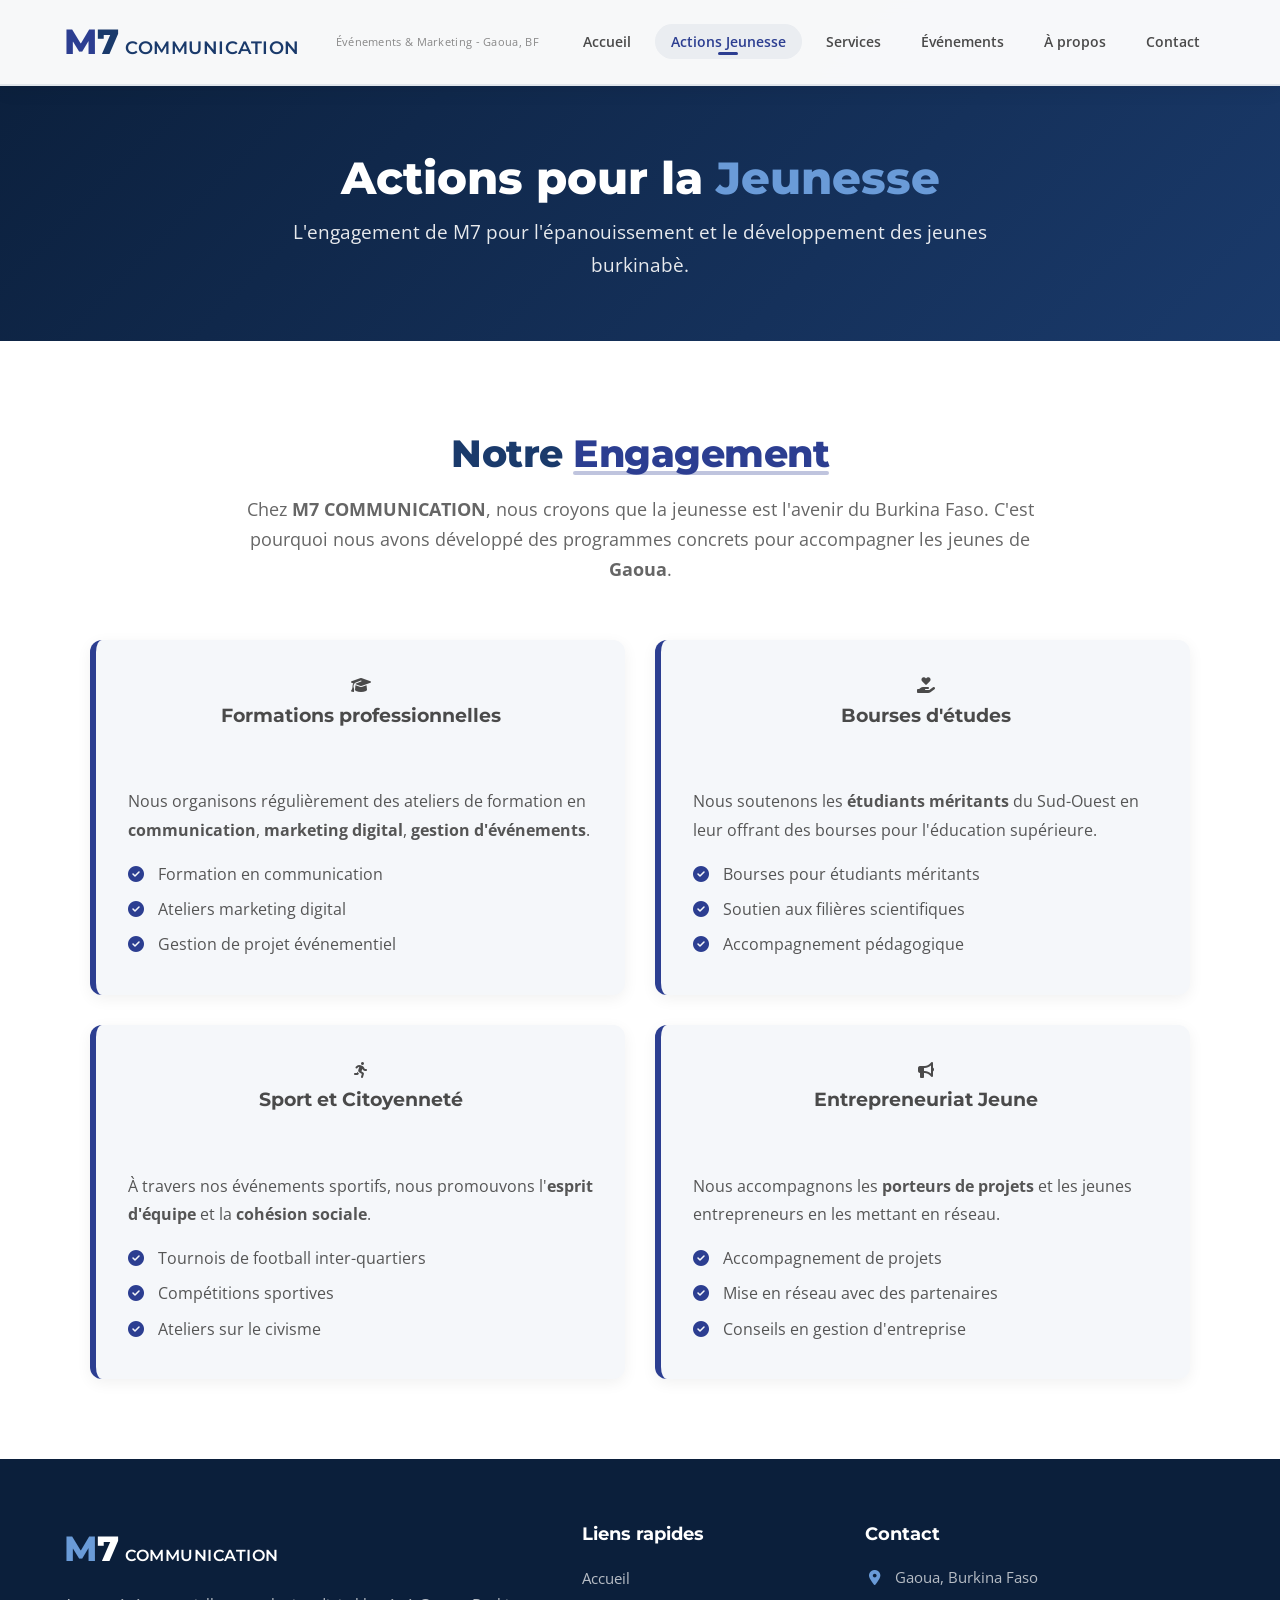
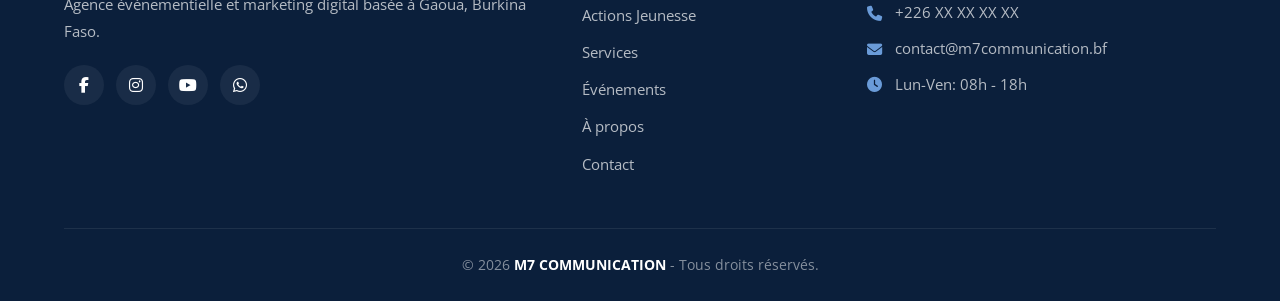
<file: pages/actions-jeunesse.html>
<!DOCTYPE html>
<html lang="fr">
<head>
    <meta charset="UTF-8">
    <meta name="viewport" content="width=device-width, initial-scale=1.0, maximum-scale=1.0, user-scalable=yes">
    <title>Actions Jeunesse - M7 COMMUNICATION | Gaoua, Burkina Faso</title>
    <link rel="stylesheet" href="https://cdnjs.cloudflare.com/ajax/libs/font-awesome/6.5.1/css/all.min.css">
    <link href="https://fonts.googleapis.com/css2?family=Montserrat:wght@400;600;700;800&family=Open+Sans:wght@400;600&display=swap" rel="stylesheet">
    <link rel="stylesheet" href="../css/style.css">
    <style>
        .hamburger { display: none; cursor: pointer; padding: 10px; z-index: 9999; background: transparent; border: none; }
        .hamburger .bar { display: block; width: 28px; height: 3px; margin: 5px 0; background: #1A3A6B; border-radius: 4px; transition: 0.3s; }
        .hamburger.active .bar:nth-child(1) { transform: rotate(45deg) translate(5px, 5px); }
        .hamburger.active .bar:nth-child(2) { opacity: 0; }
        .hamburger.active .bar:nth-child(3) { transform: rotate(-45deg) translate(5px, -5px); }
        @media (max-width: 768px) {
            .hamburger { display: block !important; }
            .nav-menu { position: fixed !important; top: 0 !important; right: -320px !important; width: 280px !important; max-width: 80% !important; height: auto !important; background: #FFFFFF !important; flex-direction: column !important; padding: 80px 25px 25px !important; transition: right 0.4s ease !important; box-shadow: -5px 0 30px rgba(0,0,0,0.15) !important; z-index: 9998 !important; display: flex !important; border-radius: 0 0 0 12px !important; max-height: 420px !important; overflow-y: auto !important; }
            .nav-menu.active { right: 0 !important; }
            .nav-menu li { width: 100% !important; }
            .nav-menu li a { display: block !important; padding: 12px 16px !important; font-size: 1rem !important; font-weight: 600 !important; color: #333 !important; border-radius: 8px !important; border-left: 3px solid transparent !important; transition: 0.3s !important; }
            .nav-menu li a:hover, .nav-menu li a.active { color: #2C3E91 !important; background: #f0f4ff !important; border-left-color: #2C3E91 !important; }
            .nav-overlay { display: none; position: fixed; top: 0; left: 0; width: 100%; height: 100%; background: rgba(0,0,0,0.4); z-index: 9997; }
            .nav-overlay.active { display: block; }
            .actions-grid-page { grid-template-columns: 1fr !important; gap: 16px !important; }
        }
        .actions-grid-page { display: grid; grid-template-columns: 1fr 1fr; gap: 30px; max-width: 1100px; margin: 0 auto; }
        .action-item { background: #F5F7FA; border-radius: 12px; padding: 32px; border-left: 6px solid #2C3E91; box-shadow: 0 4px 15px rgba(0,0,0,0.06); }
        .action-item .header { display: flex; align-items: center; gap: 16px; margin-bottom: 12px; }
        .action-item .header i { font-size: 2.2rem; color: #2C3E91; }
        .action-item .header h3 { color: #1A3A6B; font-size: 1.3rem; margin: 0; }
        .action-item p { color: #555; line-height: 1.8; margin-bottom: 12px; }
        .action-item ul { color: #555; line-height: 2.2; padding-left: 0; list-style: none; }
        .action-item ul li i { color: #2C3E91; margin-right: 10px; }
    </style>
</head>
<body>
    <div class="nav-overlay" id="navOverlay"></div>

    <header class="header">
        <nav class="navbar">
            <div class="container nav-container">
                <a href="../index.html" class="logo">
                    <span class="logo-m">M</span><span class="logo-7">7</span>
                    <span class="logo-text">COMMUNICATION</span>
                </a>
                <span class="logo-slogan">Événements &amp; Marketing - Gaoua, BF</span>

                <ul class="nav-menu" id="navMenu">
                    <li><a href="../index.html">Accueil</a></li>
                    <li><a href="actions-jeunesse.html" class="active">Actions Jeunesse</a></li>
                    <li><a href="services.html">Services</a></li>
                    <li><a href="evenements.html">Événements</a></li>
                    <li><a href="apropos.html">À propos</a></li>
                    <li><a href="contact.html">Contact</a></li>
                </ul>

                <button class="hamburger" id="hamburgerBtn" aria-label="Menu">
                    <span class="bar"></span>
                    <span class="bar"></span>
                    <span class="bar"></span>
                </button>
            </div>
        </nav>
    </header>

    <main>
        <section style="padding:140px 0 60px;background:linear-gradient(135deg,#0B1F3B,#1A3A6B);color:white;text-align:center;">
            <div class="container">
                <h1 style="font-size:2.8rem;font-weight:800;">Actions pour la <span style="color:#6A9BD8;">Jeunesse</span></h1>
                <p style="font-size:1.2rem;opacity:0.9;max-width:700px;margin:0 auto;">L'engagement de M7 pour l'épanouissement et le développement des jeunes burkinabè.</p>
            </div>
        </section>

        <section class="section-padding">
            <div class="container">
                <div class="section-header">
                    <h2>Notre <span class="highlight">Engagement</span></h2>
                    <p class="section-subtitle" style="max-width:800px;margin:8px auto 0;">
                        Chez <strong>M7 COMMUNICATION</strong>, nous croyons que la jeunesse est l'avenir du Burkina Faso. 
                        C'est pourquoi nous avons développé des programmes concrets pour accompagner les jeunes de <strong>Gaoua</strong>.
                    </p>
                </div>

                <div class="actions-grid-page">
                    <div class="action-item">
                        <div class="section-header">
                            <i class="fas fa-graduation-cap"></i>
                            <h3>Formations professionnelles</h3>
                        </div>
                        <p>Nous organisons régulièrement des ateliers de formation en <strong>communication</strong>, <strong>marketing digital</strong>, <strong>gestion d'événements</strong>.</p>
                        <ul>
                            <li><i class="fas fa-check-circle"></i> Formation en communication</li>
                            <li><i class="fas fa-check-circle"></i> Ateliers marketing digital</li>
                            <li><i class="fas fa-check-circle"></i> Gestion de projet événementiel</li>
                        </ul>
                    </div>

                    <div class="action-item">
                        <div class="section-header">
                            <i class="fas fa-hand-holding-heart"></i>
                            <h3>Bourses d'études</h3>
                        </div>
                        <p>Nous soutenons les <strong>étudiants méritants</strong> du Sud-Ouest en leur offrant des bourses pour l'éducation supérieure.</p>
                        <ul>
                            <li><i class="fas fa-check-circle"></i> Bourses pour étudiants méritants</li>
                            <li><i class="fas fa-check-circle"></i> Soutien aux filières scientifiques</li>
                            <li><i class="fas fa-check-circle"></i> Accompagnement pédagogique</li>
                        </ul>
                    </div>

                    <div class="action-item">
                        <div class="section-header">
                            <i class="fas fa-running"></i>
                            <h3>Sport et Citoyenneté</h3>
                        </div>
                        <p>À travers nos événements sportifs, nous promouvons l'<strong>esprit d'équipe</strong> et la <strong>cohésion sociale</strong>.</p>
                        <ul>
                            <li><i class="fas fa-check-circle"></i> Tournois de football inter-quartiers</li>
                            <li><i class="fas fa-check-circle"></i> Compétitions sportives</li>
                            <li><i class="fas fa-check-circle"></i> Ateliers sur le civisme</li>
                        </ul>
                    </div>

                    <div class="action-item">
                        <div class="section-header">
                            <i class="fas fa-bullhorn"></i>
                            <h3>Entrepreneuriat Jeune</h3>
                        </div>
                        <p>Nous accompagnons les <strong>porteurs de projets</strong> et les jeunes entrepreneurs en les mettant en réseau.</p>
                        <ul>
                            <li><i class="fas fa-check-circle"></i> Accompagnement de projets</li>
                            <li><i class="fas fa-check-circle"></i> Mise en réseau avec des partenaires</li>
                            <li><i class="fas fa-check-circle"></i> Conseils en gestion d'entreprise</li>
                        </ul>
                    </div>
                </div>
            </div>
        </section>
    </main>

    <footer class="footer">
        <div class="container">
            <div class="footer-grid">
                <div class="footer-col">
                    <div class="footer-logo">
                        <span class="logo-m">M</span><span class="logo-7">7</span>
                        <span class="logo-text">COMMUNICATION</span>
                    </div>
                    <p class="footer-desc">Agence événementielle et marketing digital basée à Gaoua, Burkina Faso.</p>
                    <div class="footer-social">
                        <a href="#"><i class="fab fa-facebook-f"></i></a>
                        <a href="#"><i class="fab fa-instagram"></i></a>
                        <a href="#"><i class="fab fa-youtube"></i></a>
                        <a href="#"><i class="fab fa-whatsapp"></i></a>
                    </div>
                </div>
                <div class="footer-col">
                    <h4>Liens rapides</h4>
                    <ul>
                        <li><a href="../index.html">Accueil</a></li>
                         <li><a href="actions-jeunesse.html">Actions Jeunesse</a></li>
                         <li><a href="services.html">Services</a></li>
                        <li><a href="evenements.html">Événements</a></li>
                        <li><a href="apropos.html">À propos</a></li>
                        <li><a href="contact.html">Contact</a></li>
                    </ul>
                </div>
                <div class="footer-col">
                    <h4>Contact</h4>
                    <ul class="footer-contact">
                        <li><i class="fas fa-map-marker-alt"></i> Gaoua, Burkina Faso</li>
                        <li><i class="fas fa-phone"></i> +226 XX XX XX XX</li>
                        <li><i class="fas fa-envelope"></i> contact@m7communication.bf</li>
                        <li><i class="fas fa-clock"></i> Lun-Ven: 08h - 18h</li>
                    </ul>
                </div>
            </div>
            <div class="footer-bottom">
                <p>&copy; 2026 <strong>M7 COMMUNICATION</strong> - Tous droits réservés.</p>
            </div>
        </div>
    </footer>

    <script>
        (function() {
            function initMenu() {
                var hamburger = document.getElementById('hamburgerBtn');
                var navMenu = document.getElementById('navMenu');
                var overlay = document.getElementById('navOverlay');
                var navLinks = document.querySelectorAll('.nav-menu a');
                if (!hamburger || !navMenu) return;
                function closeMenu() {
                    hamburger.classList.remove('active');
                    navMenu.classList.remove('active');
                    if (overlay) overlay.classList.remove('active');
                    document.body.style.overflow = '';
                }
                function toggleMenu() {
                    if (navMenu.classList.contains('active')) { closeMenu(); } 
                    else { hamburger.classList.add('active'); navMenu.classList.add('active'); if (overlay) overlay.classList.add('active'); document.body.style.overflow = 'hidden'; }
                }
                hamburger.addEventListener('click', function(e) { e.stopPropagation(); toggleMenu(); });
                if (overlay) overlay.addEventListener('click', closeMenu);
                navLinks.forEach(function(link) { link.addEventListener('click', closeMenu); });
                document.addEventListener('keydown', function(e) { if (e.key === 'Escape') closeMenu(); });
            }
            if (document.readyState === 'loading') { document.addEventListener('DOMContentLoaded', initMenu); } 
            else { initMenu(); }
        })();
    </script>
</body>
</html>
</file>
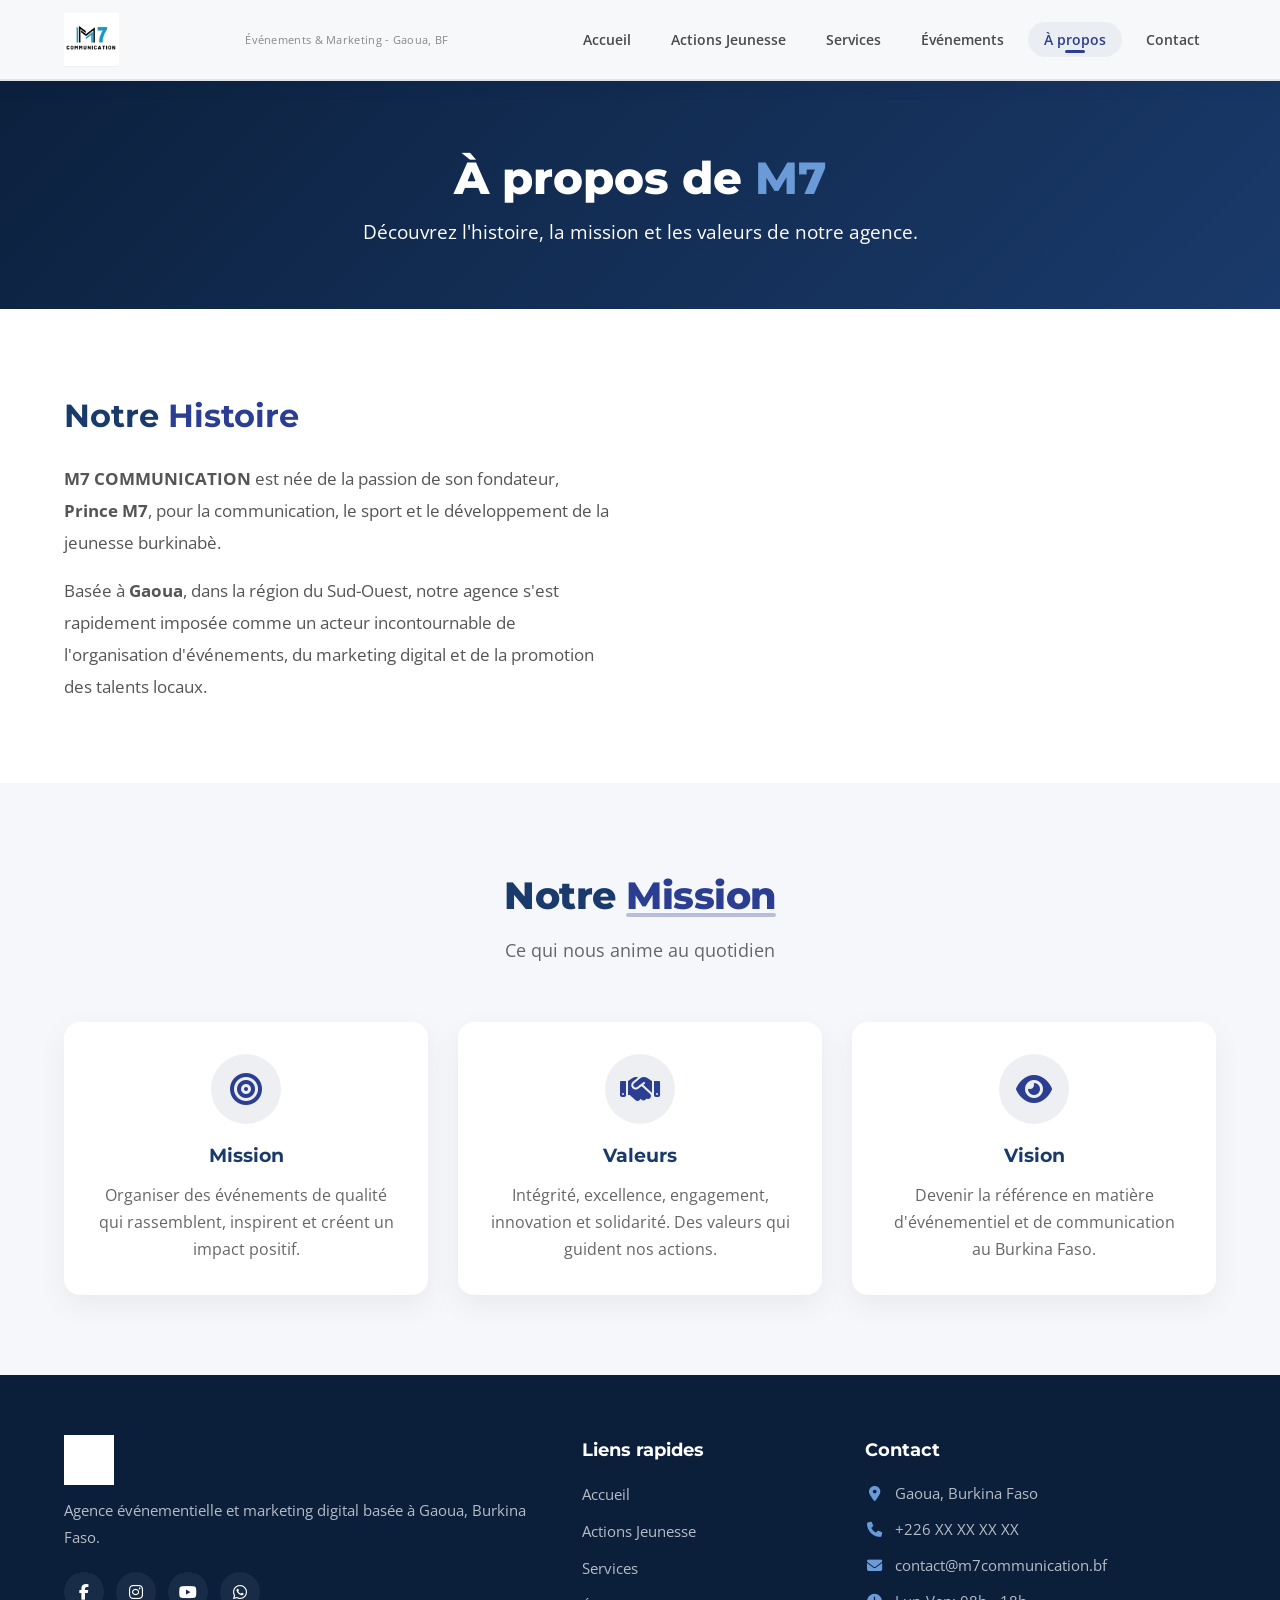
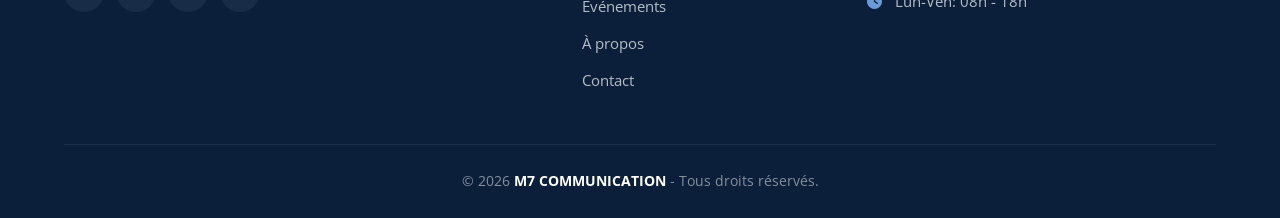
<file: pages/apropos.html>
<!DOCTYPE html>
<html lang="fr">
<head>
    <meta charset="UTF-8">
    <meta name="viewport" content="width=device-width, initial-scale=1.0, maximum-scale=1.0, user-scalable=yes">
    <title>À propos - M7 COMMUNICATION | Gaoua, Burkina Faso</title>
    <link rel="stylesheet" href="https://cdnjs.cloudflare.com/ajax/libs/font-awesome/6.5.1/css/all.min.css">
    <link href="https://fonts.googleapis.com/css2?family=Montserrat:wght@400;600;700;800&family=Open+Sans:wght@400;600&display=swap" rel="stylesheet">
    <link rel="stylesheet" href="../css/style.css">
    <style>
        /* ========== ANIMATIONS ========== */
        @keyframes fadeInUp {
            from { opacity: 0; transform: translateY(40px); }
            to { opacity: 1; transform: translateY(0); }
        }
        @keyframes fadeInLeft {
            from { opacity: 0; transform: translateX(-50px); }
            to { opacity: 1; transform: translateX(0); }
        }
        @keyframes fadeInRight {
            from { opacity: 0; transform: translateX(50px); }
            to { opacity: 1; transform: translateX(0); }
        }
        @keyframes scaleIn {
            from { opacity: 0; transform: scale(0.85); }
            to { opacity: 1; transform: scale(1); }
        }
        @keyframes glowPulse {
            0%, 100% { box-shadow: 0 0 20px rgba(44, 62, 145, 0.15); }
            50% { box-shadow: 0 0 40px rgba(44, 62, 145, 0.3); }
        }

        .animate-fadeUp {
            opacity: 0;
            animation: fadeInUp 0.9s cubic-bezier(0.22, 1, 0.36, 1) forwards;
        }
        .animate-fadeLeft {
            opacity: 0;
            animation: fadeInLeft 0.9s cubic-bezier(0.22, 1, 0.36, 1) forwards;
        }
        .animate-fadeRight {
            opacity: 0;
            animation: fadeInRight 0.9s cubic-bezier(0.22, 1, 0.36, 1) forwards;
        }
        .animate-scale {
            opacity: 0;
            animation: scaleIn 0.9s cubic-bezier(0.22, 1, 0.36, 1) forwards;
        }
        .animate-glow {
            animation: glowPulse 3s ease-in-out infinite;
        }
        .delay-1 { animation-delay: 0.1s; }
        .delay-2 { animation-delay: 0.2s; }
        .delay-3 { animation-delay: 0.3s; }
        .delay-4 { animation-delay: 0.4s; }
        .delay-5 { animation-delay: 0.5s; }

        /* ========== LOGO IMAGE ========== */
        .logo-img {
            height: 55px;
            width: auto;
            display: block;
            transition: transform 0.3s ease;
        }
        .logo-img:hover {
            transform: scale(1.05);
        }
        @media (max-width: 768px) {
            .logo-img { height: 42px; }
        }

        /* ========== MENU MOBILE ========== */
        .hamburger {
            display: none;
            cursor: pointer;
            padding: 10px;
            z-index: 9999;
            background: transparent;
            border: none;
        }
        .hamburger .bar {
            display: block;
            width: 28px;
            height: 3px;
            margin: 5px 0;
            background: #1A3A6B;
            border-radius: 4px;
            transition: 0.3s cubic-bezier(0.22, 1, 0.36, 1);
        }
        .hamburger.active .bar:nth-child(1) {
            transform: rotate(45deg) translate(5px, 5px);
        }
        .hamburger.active .bar:nth-child(2) {
            opacity: 0;
            transform: translateX(-10px);
        }
        .hamburger.active .bar:nth-child(3) {
            transform: rotate(-45deg) translate(5px, -5px);
        }
        @media (max-width: 768px) {
            .hamburger { display: block !important; }
            .nav-menu {
                position: fixed !important;
                top: 0 !important;
                right: -320px !important;
                width: 280px !important;
                max-width: 80% !important;
                height: auto !important;
                background: #FFFFFF !important;
                flex-direction: column !important;
                padding: 80px 25px 25px !important;
                transition: right 0.5s cubic-bezier(0.22, 1, 0.36, 1) !important;
                box-shadow: -5px 0 40px rgba(0,0,0,0.15) !important;
                z-index: 9998 !important;
                display: flex !important;
                border-radius: 0 0 0 16px !important;
                max-height: 420px !important;
                overflow-y: auto !important;
            }
            .nav-menu.active { right: 0 !important; }
            .nav-menu li { width: 100% !important; }
            .nav-menu li a {
                display: block !important;
                padding: 12px 16px !important;
                font-size: 1rem !important;
                font-weight: 600 !important;
                color: #333 !important;
                border-radius: 8px !important;
                border-left: 3px solid transparent !important;
                transition: 0.3s !important;
            }
            .nav-menu li a:hover,
            .nav-menu li a.active {
                color: #2C3E91 !important;
                background: #f0f4ff !important;
                border-left-color: #2C3E91 !important;
            }
            .nav-overlay {
                display: none;
                position: fixed;
                top: 0;
                left: 0;
                width: 100%;
                height: 100%;
                background: rgba(0,0,0,0.4);
                z-index: 9997;
                animation: overlayFade 0.3s ease;
            }
            .nav-overlay.active { display: block; }
            @keyframes overlayFade {
                from { opacity: 0; }
                to { opacity: 1; }
            }
        }

        /* ========== AMÉLIORATIONS UI/UX ========== */
        .about-card {
            transition: transform 0.4s cubic-bezier(0.22, 1, 0.36, 1), box-shadow 0.4s ease;
        }
        .about-card:hover {
            transform: translateY(-6px);
        }
    </style>
</head>
<body>
    <div class="nav-overlay" id="navOverlay"></div>

    <header class="header">
        <nav class="navbar">
            <div class="container nav-container">
                <a href="../index.html" class="logo">
                    <img src="../images/logo.jpg" alt="M7 COMMUNICATION" class="logo-img">
                </a>
                <span class="logo-slogan">Événements &amp; Marketing - Gaoua, BF</span>

                <ul class="nav-menu" id="navMenu">
                    <li><a href="../index.html">Accueil</a></li>
                    <li><a href="actions-jeunesse.html">Actions Jeunesse</a></li>
                     <li><a href="services.html">Services</a></li>
                    <li><a href="evenements.html">Événements</a></li>
                    <li><a href="apropos.html" class="active">À propos</a></li>
                    <li><a href="contact.html">Contact</a></li>
                </ul>

                <button class="hamburger" id="hamburgerBtn" aria-label="Menu">
                    <span class="bar"></span>
                    <span class="bar"></span>
                    <span class="bar"></span>
                </button>
            </div>
        </nav>
    </header>

    <main>
        <section style="padding:140px 0 60px;background:linear-gradient(135deg,#0B1F3B,#1A3A6B);color:white;text-align:center;">
            <div class="container">
                <h1 style="font-size:2.8rem;font-weight:800;" class="animate-fadeUp">À propos de <span style="color:#6A9BD8;">M7</span></h1>
                <p style="font-size:1.2rem;opacity:0.9;max-width:700px;margin:0 auto;" class="animate-fadeUp delay-1">Découvrez l'histoire, la mission et les valeurs de notre agence.</p>
            </div>
        </section>

        <section class="section-padding">
            <div class="container">
                <div style="display:grid;grid-template-columns:1fr 1fr;gap:60px;align-items:center;">
                    <div class="animate-fadeLeft">
                        <h2 style="font-size:2rem;color:#1A3A6B;margin-bottom:20px;">Notre <span class="highlight">Histoire</span></h2>
                        <p style="font-size:1.05rem;line-height:1.9;color:#555;margin-bottom:16px;">
                            <strong>M7 COMMUNICATION</strong> est née de la passion de son fondateur, <strong>Prince M7</strong>, pour la communication, le sport et le développement de la jeunesse burkinabè.
                        </p>
                        <p style="font-size:1.05rem;line-height:1.9;color:#555;">
                            Basée à <strong>Gaoua</strong>, dans la région du Sud-Ouest, notre agence s'est rapidement imposée comme un acteur incontournable de l'organisation d'événements, du marketing digital et de la promotion des talents locaux.
                        </p>
                    </div>
                    <div style="background:#F5F7FA;border-radius:16px;padding:40px;text-align:center;border:2px solid rgba(26,58,107,0.08);" class="animate-fadeRight animate-glow">
                        <i class="fas fa-quote-left" style="font-size:3rem;color:#2C3E91;opacity:0.2;"></i>
                        <p style="font-size:1.3rem;font-style:italic;color:#1A3A6B;font-weight:600;margin:16px 0;">
                            "Construire l'avenir de la jeunesse burkinabè à travers l'événementiel et la communication."
                        </p>
                        <p style="color:#888;">— Prince M7, Fondateur</p>
                    </div>
                </div>
            </div>
        </section>

        <section style="background:#F5F7FA;padding:80px 0;">
            <div class="container">
                <div class="section-header animate-fadeUp">
                    <h2>Notre <span class="highlight">Mission</span></h2>
                    <p class="section-subtitle">Ce qui nous anime au quotidien</p>
                </div>
                <div style="display:grid;grid-template-columns:repeat(3,1fr);gap:30px;">
                    <div style="background:white;padding:32px;border-radius:16px;box-shadow:0 10px 30px rgba(0,0,0,0.06);text-align:center;" class="about-card animate-scale delay-1">
                        <div style="width:70px;height:70px;background:rgba(26,58,107,0.08);border-radius:50%;display:flex;align-items:center;justify-content:center;margin:0 auto 16px;font-size:2rem;color:#2C3E91;">
                            <i class="fas fa-bullseye"></i>
                        </div>
                        <h3 style="color:#1A3A6B;margin-bottom:10px;">Mission</h3>
                        <p style="color:#666;">Organiser des événements de qualité qui rassemblent, inspirent et créent un impact positif.</p>
                    </div>
                    <div style="background:white;padding:32px;border-radius:16px;box-shadow:0 10px 30px rgba(0,0,0,0.06);text-align:center;" class="about-card animate-scale delay-2">
                        <div style="width:70px;height:70px;background:rgba(26,58,107,0.08);border-radius:50%;display:flex;align-items:center;justify-content:center;margin:0 auto 16px;font-size:2rem;color:#2C3E91;">
                            <i class="fas fa-handshake"></i>
                        </div>
                        <h3 style="color:#1A3A6B;margin-bottom:10px;">Valeurs</h3>
                        <p style="color:#666;">Intégrité, excellence, engagement, innovation et solidarité. Des valeurs qui guident nos actions.</p>
                    </div>
                    <div style="background:white;padding:32px;border-radius:16px;box-shadow:0 10px 30px rgba(0,0,0,0.06);text-align:center;" class="about-card animate-scale delay-3">
                        <div style="width:70px;height:70px;background:rgba(26,58,107,0.08);border-radius:50%;display:flex;align-items:center;justify-content:center;margin:0 auto 16px;font-size:2rem;color:#2C3E91;">
                            <i class="fas fa-eye"></i>
                        </div>
                        <h3 style="color:#1A3A6B;margin-bottom:10px;">Vision</h3>
                        <p style="color:#666;">Devenir la référence en matière d'événementiel et de communication au Burkina Faso.</p>
                    </div>
                </div>
            </div>
        </section>
    </main>

    <footer class="footer">
        <div class="container">
            <div class="footer-grid">
                <div class="footer-col">
                    <div class="footer-logo">
                        <img src="../images/logo.jpg" alt="M7 COMMUNICATION" style="height:50px;width:auto;filter:brightness(0) invert(1);">
                    </div>
                    <p class="footer-desc">Agence événementielle et marketing digital basée à Gaoua, Burkina Faso.</p>
                    <div class="footer-social">
                        <a href="#"><i class="fab fa-facebook-f"></i></a>
                        <a href="#"><i class="fab fa-instagram"></i></a>
                        <a href="#"><i class="fab fa-youtube"></i></a>
                        <a href="#"><i class="fab fa-whatsapp"></i></a>
                    </div>
                </div>
                <div class="footer-col">
                    <h4>Liens rapides</h4>
                    <ul>
                        <li><a href="../index.html">Accueil</a></li>
                        <li><a href="actions-jeunesse.html">Actions Jeunesse</a></li>
                         <li><a href="services.html">Services</a></li>
                        <li><a href="evenements.html">Événements</a></li>
                        <li><a href="apropos.html">À propos</a></li>
                        <li><a href="contact.html">Contact</a></li>
                    </ul>
                </div>
                <div class="footer-col">
                    <h4>Contact</h4>
                    <ul class="footer-contact">
                        <li><i class="fas fa-map-marker-alt"></i> Gaoua, Burkina Faso</li>
                        <li><i class="fas fa-phone"></i> +226 XX XX XX XX</li>
                        <li><i class="fas fa-envelope"></i> contact@m7communication.bf</li>
                        <li><i class="fas fa-clock"></i> Lun-Ven: 08h - 18h</li>
                    </ul>
                </div>
            </div>
            <div class="footer-bottom">
                <p>&copy; 2026 <strong>M7 COMMUNICATION</strong> - Tous droits réservés.</p>
            </div>
        </div>
    </footer>

    <script>
        (function() {
            function initMenu() {
                var hamburger = document.getElementById('hamburgerBtn');
                var navMenu = document.getElementById('navMenu');
                var overlay = document.getElementById('navOverlay');
                var navLinks = document.querySelectorAll('.nav-menu a');
                if (!hamburger || !navMenu) return;
                function closeMenu() {
                    hamburger.classList.remove('active');
                    navMenu.classList.remove('active');
                    if (overlay) overlay.classList.remove('active');
                    document.body.style.overflow = '';
                }
                function toggleMenu() {
                    if (navMenu.classList.contains('active')) {
                        closeMenu();
                    } else {
                        hamburger.classList.add('active');
                        navMenu.classList.add('active');
                        if (overlay) overlay.classList.add('active');
                        document.body.style.overflow = 'hidden';
                    }
                }
                hamburger.addEventListener('click', function(e) { e.stopPropagation(); toggleMenu(); });
                if (overlay) overlay.addEventListener('click', closeMenu);
                navLinks.forEach(function(link) { link.addEventListener('click', closeMenu); });
                document.addEventListener('keydown', function(e) { if (e.key === 'Escape') closeMenu(); });
            }
            if (document.readyState === 'loading') {
                document.addEventListener('DOMContentLoaded', initMenu);
            } else {
                initMenu();
            }
        })();
    </script>
</body>
</html>
</file>
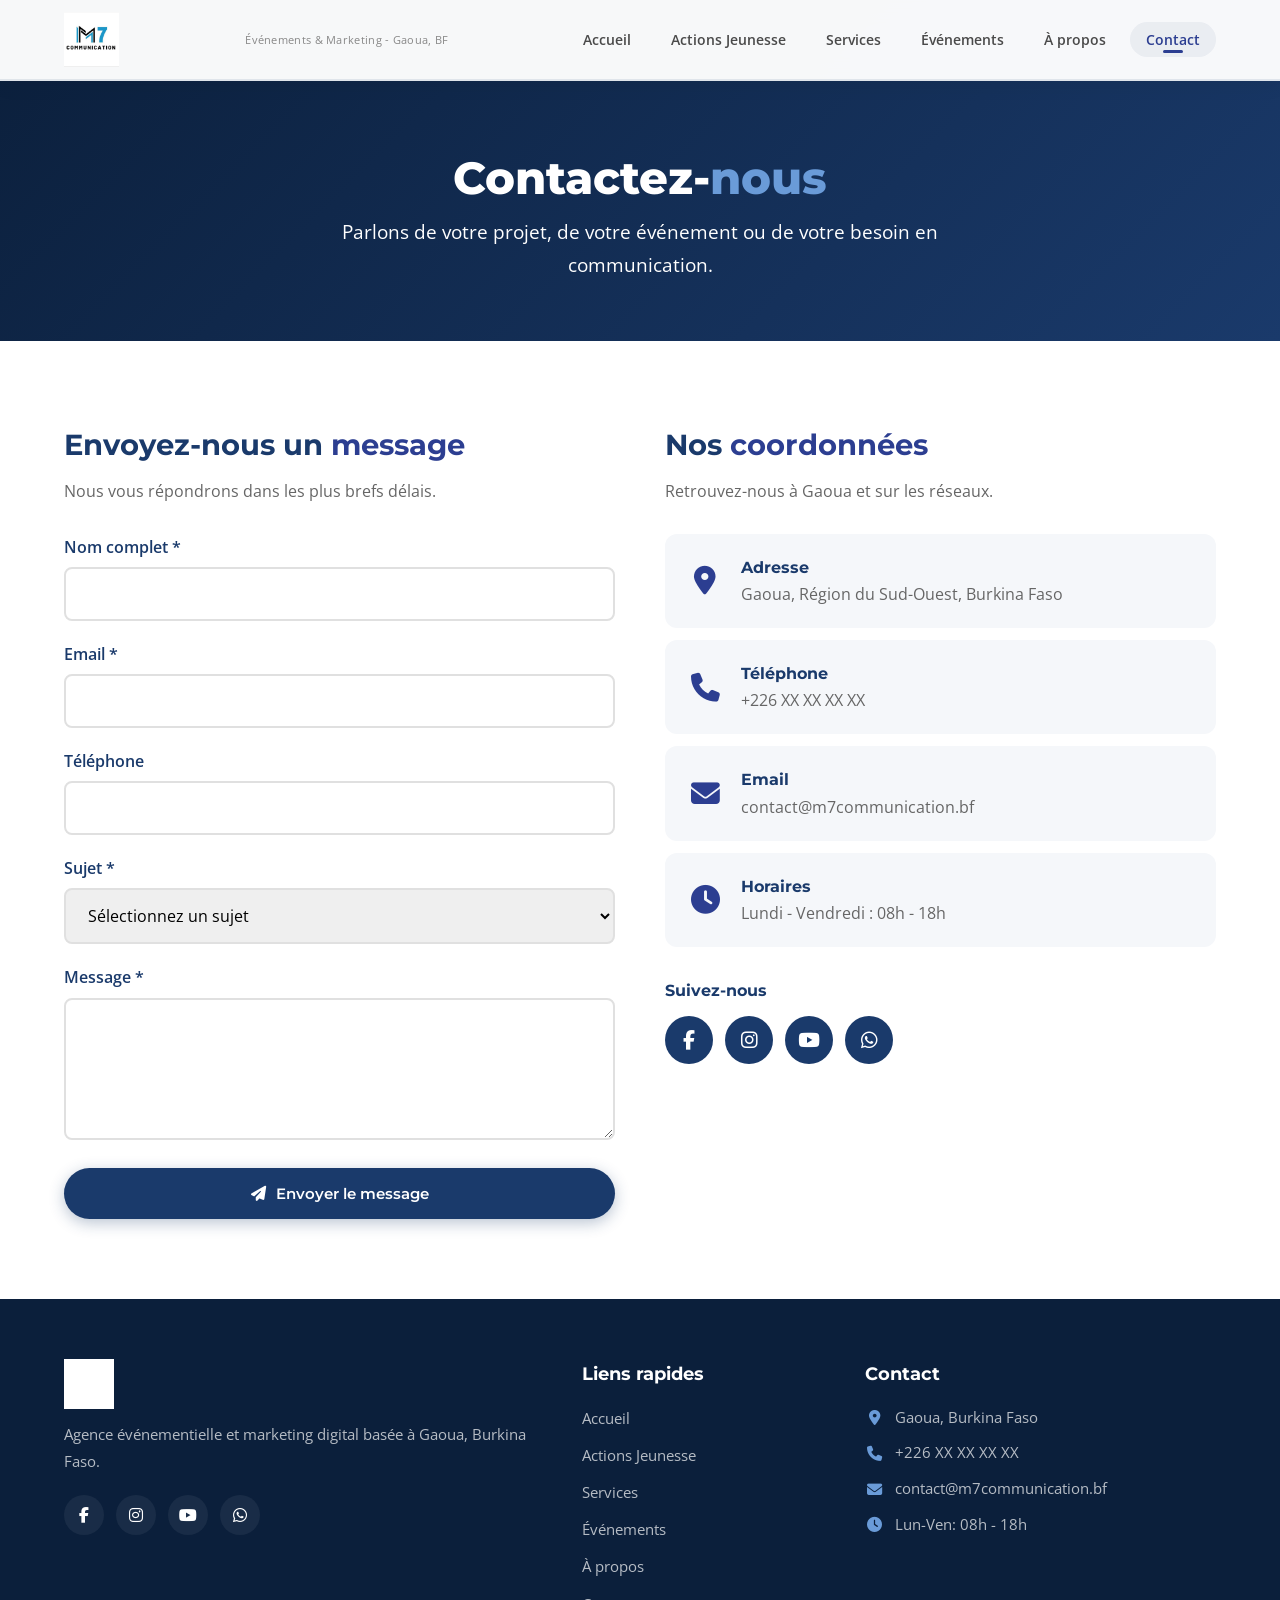
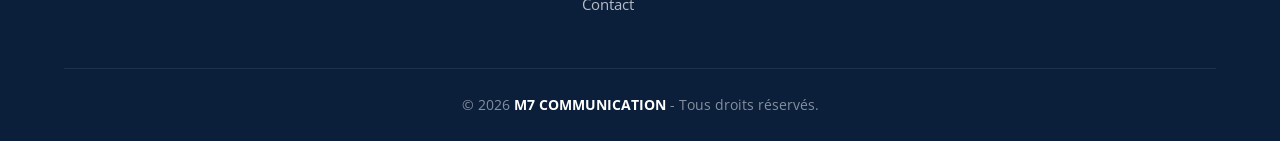
<file: pages/contact.html>
<!DOCTYPE html>
<html lang="fr">
<head>
    <meta charset="UTF-8">
    <meta name="viewport" content="width=device-width, initial-scale=1.0, maximum-scale=1.0, user-scalable=yes">
    <title>Contact - M7 COMMUNICATION | Gaoua, Burkina Faso</title>
    <link rel="stylesheet" href="https://cdnjs.cloudflare.com/ajax/libs/font-awesome/6.5.1/css/all.min.css">
    <link href="https://fonts.googleapis.com/css2?family=Montserrat:wght@400;600;700;800&family=Open+Sans:wght@400;600&display=swap" rel="stylesheet">
    <link rel="stylesheet" href="../css/style.css">
    <style>
        /* ========== ANIMATIONS ========== */
        @keyframes fadeInUp {
            from { opacity: 0; transform: translateY(40px); }
            to { opacity: 1; transform: translateY(0); }
        }
        @keyframes fadeInLeft {
            from { opacity: 0; transform: translateX(-50px); }
            to { opacity: 1; transform: translateX(0); }
        }
        @keyframes fadeInRight {
            from { opacity: 0; transform: translateX(50px); }
            to { opacity: 1; transform: translateX(0); }
        }
        .animate-fadeUp {
            opacity: 0;
            animation: fadeInUp 0.9s cubic-bezier(0.22, 1, 0.36, 1) forwards;
        }
        .animate-fadeLeft {
            opacity: 0;
            animation: fadeInLeft 0.9s cubic-bezier(0.22, 1, 0.36, 1) forwards;
        }
        .animate-fadeRight {
            opacity: 0;
            animation: fadeInRight 0.9s cubic-bezier(0.22, 1, 0.36, 1) forwards;
        }
        .delay-1 { animation-delay: 0.1s; }
        .delay-2 { animation-delay: 0.2s; }
        .delay-3 { animation-delay: 0.3s; }

        /* ========== LOGO IMAGE ========== */
        .logo-img {
            height: 55px;
            width: auto;
            display: block;
            transition: transform 0.3s ease;
        }
        .logo-img:hover {
            transform: scale(1.05);
        }
        @media (max-width: 768px) {
            .logo-img { height: 42px; }
        }

        /* ========== MENU MOBILE ========== */
        .hamburger { display: none; cursor: pointer; padding: 10px; z-index: 9999; background: transparent; border: none; }
        .hamburger .bar { display: block; width: 28px; height: 3px; margin: 5px 0; background: #1A3A6B; border-radius: 4px; transition: 0.3s cubic-bezier(0.22, 1, 0.36, 1); }
        .hamburger.active .bar:nth-child(1) { transform: rotate(45deg) translate(5px, 5px); }
        .hamburger.active .bar:nth-child(2) { opacity: 0; transform: translateX(-10px); }
        .hamburger.active .bar:nth-child(3) { transform: rotate(-45deg) translate(5px, -5px); }
        @media (max-width: 768px) {
            .hamburger { display: block !important; }
            .nav-menu {
                position: fixed !important;
                top: 0 !important;
                right: -320px !important;
                width: 280px !important;
                max-width: 80% !important;
                height: auto !important;
                background: #FFFFFF !important;
                flex-direction: column !important;
                padding: 80px 25px 25px !important;
                transition: right 0.5s cubic-bezier(0.22, 1, 0.36, 1) !important;
                box-shadow: -5px 0 40px rgba(0,0,0,0.15) !important;
                z-index: 9998 !important;
                display: flex !important;
                border-radius: 0 0 0 16px !important;
                max-height: 420px !important;
                overflow-y: auto !important;
            }
            .nav-menu.active { right: 0 !important; }
            .nav-menu li { width: 100% !important; }
            .nav-menu li a { display: block !important; padding: 12px 16px !important; font-size: 1rem !important; font-weight: 600 !important; color: #333 !important; border-radius: 8px !important; border-left: 3px solid transparent !important; transition: 0.3s !important; }
            .nav-menu li a:hover, .nav-menu li a.active { color: #2C3E91 !important; background: #f0f4ff !important; border-left-color: #2C3E91 !important; }
            .nav-overlay { display: none; position: fixed; top: 0; left: 0; width: 100%; height: 100%; background: rgba(0,0,0,0.4); z-index: 9997; }
            .nav-overlay.active { display: block; }
            .contact-grid { grid-template-columns: 1fr !important; gap: 30px !important; }
        }

        /* ========== AMÉLIORATIONS UI/UX ========== */
        .contact-grid { display: grid; grid-template-columns: 1fr 1fr; gap: 50px; }
        .contact-grid form { display: flex; flex-direction: column; gap: 20px; }
        .contact-grid form label { display: block; font-weight: 600; color: #1A3A6B; margin-bottom: 6px; }
        .contact-grid form input, .contact-grid form select, .contact-grid form textarea { width: 100%; padding: 14px 18px; border: 2px solid #e0e0e0; border-radius: 8px; font-size: 1rem; transition: 0.3s cubic-bezier(0.22, 1, 0.36, 1); font-family: inherit; }
        .contact-grid form input:focus, .contact-grid form select:focus, .contact-grid form textarea:focus { border-color: #2C3E91; outline: none; box-shadow: 0 0 0 3px rgba(44, 62, 145, 0.1); transform: translateY(-1px); }
        .contact-grid form textarea { resize: vertical; }
        
        .contact-info-item { display: flex; align-items: center; gap: 16px; background: #F5F7FA; padding: 20px; border-radius: 12px; margin-bottom: 12px; transition: transform 0.4s cubic-bezier(0.22, 1, 0.36, 1), box-shadow 0.4s ease; }
        .contact-info-item:hover { transform: translateX(4px); box-shadow: 0 4px 15px rgba(26, 58, 107, 0.08); }
        .contact-info-item i { font-size: 1.8rem; color: #2C3E91; width: 40px; text-align: center; }
        .contact-info-item h4 { color: #1A3A6B; font-size: 1rem; margin: 0; }
        .contact-info-item p { color: #666; margin: 0; }
    </style>
</head>
<body>
    <div class="nav-overlay" id="navOverlay"></div>

    <header class="header">
        <nav class="navbar">
            <div class="container nav-container">
                <a href="../index.html" class="logo">
                    <img src="../images/logo.jpg" alt="M7 COMMUNICATION" class="logo-img">
                </a>
                <span class="logo-slogan">Événements &amp; Marketing - Gaoua, BF</span>

                <ul class="nav-menu" id="navMenu">
                    <li><a href="../index.html">Accueil</a></li>
                    <li><a href="actions-jeunesse.html">Actions Jeunesse</a></li>
                     <li><a href="services.html">Services</a></li>
                    <li><a href="evenements.html">Événements</a></li>
                    <li><a href="apropos.html">À propos</a></li>
                    <li><a href="contact.html" class="active">Contact</a></li>
                </ul>

                <button class="hamburger" id="hamburgerBtn" aria-label="Menu">
                    <span class="bar"></span>
                    <span class="bar"></span>
                    <span class="bar"></span>
                </button>
            </div>
        </nav>
    </header>

    <main>
        <section style="padding:140px 0 60px;background:linear-gradient(135deg,#0B1F3B,#1A3A6B);color:white;text-align:center;">
            <div class="container">
                <h1 style="font-size:2.8rem;font-weight:800;" class="animate-fadeUp">Contactez-<span style="color:#6A9BD8;">nous</span></h1>
                <p style="font-size:1.2rem;opacity:0.9;max-width:700px;margin:0 auto;" class="animate-fadeUp delay-1">Parlons de votre projet, de votre événement ou de votre besoin en communication.</p>
            </div>
        </section>

        <section class="section-padding">
            <div class="container">
                <div class="contact-grid">
                    <!-- Formulaire -->
                    <div class="animate-fadeLeft">
                        <h2 style="font-size:1.8rem;color:#1A3A6B;margin-bottom:8px;">Envoyez-nous un <span class="highlight">message</span></h2>
                        <p style="color:#666;margin-bottom:28px;">Nous vous répondrons dans les plus brefs délais.</p>

                        <form id="contactForm">
                            <div>
                                <label>Nom complet *</label>
                                <input type="text" required>
                            </div>
                            <div>
                                <label>Email *</label>
                                <input type="email" required>
                            </div>
                            <div>
                                <label>Téléphone</label>
                                <input type="tel">
                            </div>
                            <div>
                                <label>Sujet *</label>
                                <select required>
                                    <option value="">Sélectionnez un sujet</option>
                                    <option value="evenement">Organisation d'un événement</option>
                                    <option value="festival">Festival / Compétition sportive</option>
                                    <option value="communication">Communication / Marketing</option>
                                    <option value="jeunesse">Actions pour la jeunesse</option>
                                    <option value="partenariat">Demande de partenariat</option>
                                    <option value="autre">Autre</option>
                                </select>
                            </div>
                            <div>
                                <label>Message *</label>
                                <textarea rows="5" required></textarea>
                            </div>
                            <button type="submit" class="btn btn-primary" style="width:100%;justify-content:center;padding:16px;">
                                <i class="fas fa-paper-plane"></i> Envoyer le message
                            </button>
                        </form>
                    </div>

                    <!-- Coordonnées -->
                    <div class="animate-fadeRight">
                        <h2 style="font-size:1.8rem;color:#1A3A6B;margin-bottom:8px;">Nos <span class="highlight">coordonnées</span></h2>
                        <p style="color:#666;margin-bottom:28px;">Retrouvez-nous à Gaoua et sur les réseaux.</p>

                        <div class="contact-info-item">
                            <i class="fas fa-map-marker-alt"></i>
                            <div>
                                <h4>Adresse</h4>
                                <p>Gaoua, Région du Sud-Ouest, Burkina Faso</p>
                            </div>
                        </div>

                        <div class="contact-info-item">
                            <i class="fas fa-phone"></i>
                            <div>
                                <h4>Téléphone</h4>
                                <p>+226 XX XX XX XX</p>
                            </div>
                        </div>

                        <div class="contact-info-item">
                            <i class="fas fa-envelope"></i>
                            <div>
                                <h4>Email</h4>
                                <p>contact@m7communication.bf</p>
                            </div>
                        </div>

                        <div class="contact-info-item">
                            <i class="fas fa-clock"></i>
                            <div>
                                <h4>Horaires</h4>
                                <p>Lundi - Vendredi : 08h - 18h</p>
                            </div>
                        </div>

                        <div style="margin-top:30px;">
                            <h4 style="color:#1A3A6B;margin-bottom:12px;">Suivez-nous</h4>
                            <div style="display:flex;gap:12px;">
                                <a href="#" style="display:inline-flex;align-items:center;justify-content:center;width:48px;height:48px;background:#1A3A6B;color:white;border-radius:50%;font-size:1.2rem;transition:0.3s cubic-bezier(0.22, 1, 0.36, 1);">
                                    <i class="fab fa-facebook-f"></i>
                                </a>
                                <a href="#" style="display:inline-flex;align-items:center;justify-content:center;width:48px;height:48px;background:#1A3A6B;color:white;border-radius:50%;font-size:1.2rem;transition:0.3s cubic-bezier(0.22, 1, 0.36, 1);">
                                    <i class="fab fa-instagram"></i>
                                </a>
                                <a href="#" style="display:inline-flex;align-items:center;justify-content:center;width:48px;height:48px;background:#1A3A6B;color:white;border-radius:50%;font-size:1.2rem;transition:0.3s cubic-bezier(0.22, 1, 0.36, 1);">
                                    <i class="fab fa-youtube"></i>
                                </a>
                                <a href="#" style="display:inline-flex;align-items:center;justify-content:center;width:48px;height:48px;background:#1A3A6B;color:white;border-radius:50%;font-size:1.2rem;transition:0.3s cubic-bezier(0.22, 1, 0.36, 1);">
                                    <i class="fab fa-whatsapp"></i>
                                </a>
                            </div>
                        </div>
                    </div>
                </div>
            </div>
        </section>
    </main>

    <footer class="footer">
        <div class="container">
            <div class="footer-grid">
                <div class="footer-col">
                    <div class="footer-logo">
                        <img src="../images/logo.jpg" alt="M7 COMMUNICATION" style="height:50px;width:auto;filter:brightness(0) invert(1);">
                    </div>
                    <p class="footer-desc">Agence événementielle et marketing digital basée à Gaoua, Burkina Faso.</p>
                    <div class="footer-social">
                        <a href="#"><i class="fab fa-facebook-f"></i></a>
                        <a href="#"><i class="fab fa-instagram"></i></a>
                        <a href="#"><i class="fab fa-youtube"></i></a>
                        <a href="#"><i class="fab fa-whatsapp"></i></a>
                    </div>
                </div>
                <div class="footer-col">
                    <h4>Liens rapides</h4>
                    <ul>
                        <li><a href="../index.html">Accueil</a></li>
                         <li><a href="actions-jeunesse.html">Actions Jeunesse</a></li>
                         <li><a href="services.html">Services</a></li>
                        <li><a href="evenements.html">Événements</a></li>
                        <li><a href="apropos.html">À propos</a></li>
                        <li><a href="contact.html">Contact</a></li>
                    </ul>
                </div>
                <div class="footer-col">
                    <h4>Contact</h4>
                    <ul class="footer-contact">
                        <li><i class="fas fa-map-marker-alt"></i> Gaoua, Burkina Faso</li>
                        <li><i class="fas fa-phone"></i> +226 XX XX XX XX</li>
                        <li><i class="fas fa-envelope"></i> contact@m7communication.bf</li>
                        <li><i class="fas fa-clock"></i> Lun-Ven: 08h - 18h</li>
                    </ul>
                </div>
            </div>
            <div class="footer-bottom">
                <p>&copy; 2026 <strong>M7 COMMUNICATION</strong> - Tous droits réservés.</p>
            </div>
        </div>
    </footer>

    <script>
        (function() {
            function initMenu() {
                var hamburger = document.getElementById('hamburgerBtn');
                var navMenu = document.getElementById('navMenu');
                var overlay = document.getElementById('navOverlay');
                var navLinks = document.querySelectorAll('.nav-menu a');
                if (!hamburger || !navMenu) return;
                function closeMenu() {
                    hamburger.classList.remove('active');
                    navMenu.classList.remove('active');
                    if (overlay) overlay.classList.remove('active');
                    document.body.style.overflow = '';
                }
                function toggleMenu() {
                    if (navMenu.classList.contains('active')) {
                        closeMenu();
                    } else {
                        hamburger.classList.add('active');
                        navMenu.classList.add('active');
                        if (overlay) overlay.classList.add('active');
                        document.body.style.overflow = 'hidden';
                    }
                }
                hamburger.addEventListener('click', function(e) { e.stopPropagation(); toggleMenu(); });
                if (overlay) overlay.addEventListener('click', closeMenu);
                navLinks.forEach(function(link) { link.addEventListener('click', closeMenu); });
                document.addEventListener('keydown', function(e) { if (e.key === 'Escape') closeMenu(); });
            }
            if (document.readyState === 'loading') {
                document.addEventListener('DOMContentLoaded', initMenu);
            } else {
                initMenu();
            }
        })();

        document.getElementById('contactForm').addEventListener('submit', function(e) {
            e.preventDefault();
            alert('Merci pour votre message ! Nous vous contacterons dans les plus brefs délais.');
            this.reset();
        });
    </script>
</body>
</html>
</file>
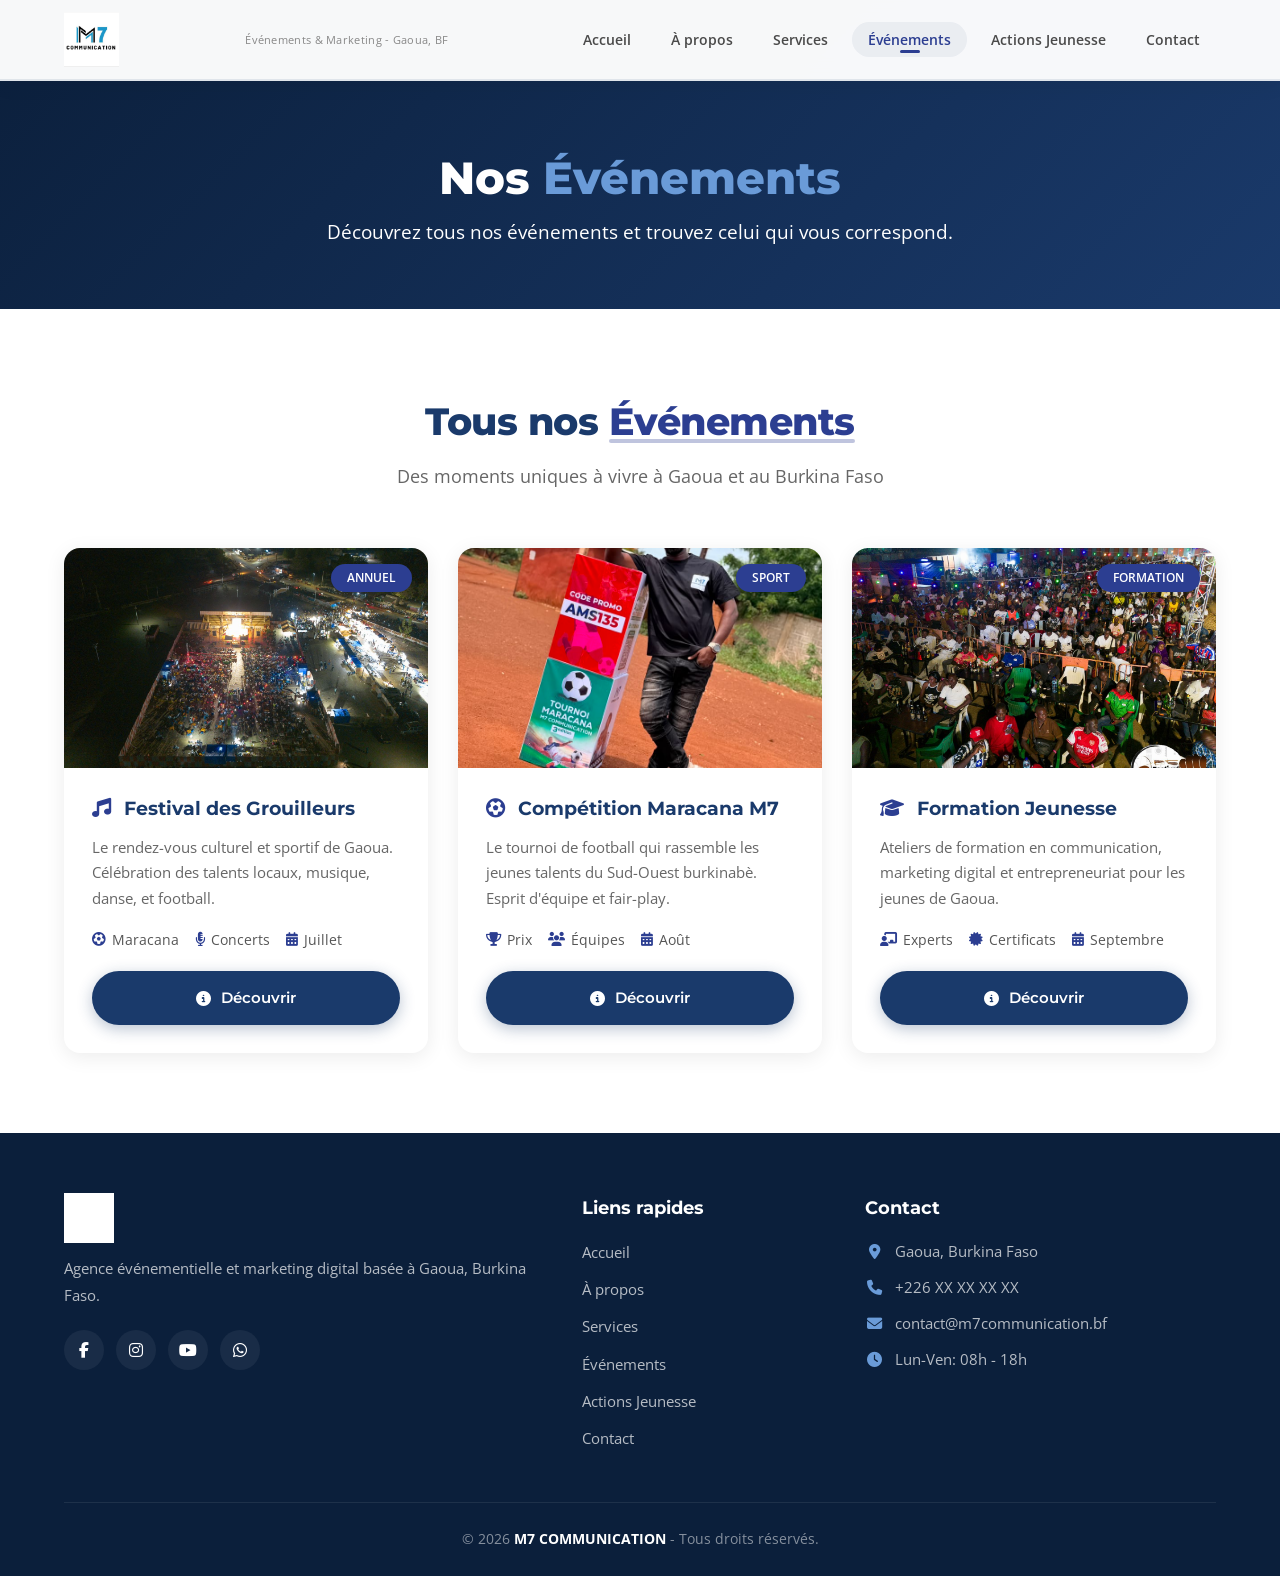
<file: pages/evenements.html>
<!DOCTYPE html>
<html lang="fr">
<head>
    <meta charset="UTF-8">
    <meta name="viewport" content="width=device-width, initial-scale=1.0, maximum-scale=1.0, user-scalable=yes">
    <title>Événements - M7 COMMUNICATION | Gaoua, Burkina Faso</title>
    <link rel="stylesheet" href="https://cdnjs.cloudflare.com/ajax/libs/font-awesome/6.5.1/css/all.min.css">
    <link href="https://fonts.googleapis.com/css2?family=Montserrat:wght@400;600;700;800&family=Open+Sans:wght@400;600&display=swap" rel="stylesheet">
    <link rel="stylesheet" href="../css/style.css">
    <style>
        @keyframes fadeInUp {
            from { opacity: 0; transform: translateY(40px); }
            to { opacity: 1; transform: translateY(0); }
        }
        @keyframes fadeInLeft {
            from { opacity: 0; transform: translateX(-50px); }
            to { opacity: 1; transform: translateX(0); }
        }
        @keyframes fadeInRight {
            from { opacity: 0; transform: translateX(50px); }
            to { opacity: 1; transform: translateX(0); }
        }
        @keyframes scaleIn {
            from { opacity: 0; transform: scale(0.85); }
            to { opacity: 1; transform: scale(1); }
        }
        .animate-fadeUp {
            opacity: 0;
            animation: fadeInUp 0.9s cubic-bezier(0.22, 1, 0.36, 1) forwards;
        }
        .animate-fadeLeft {
            opacity: 0;
            animation: fadeInLeft 0.9s cubic-bezier(0.22, 1, 0.36, 1) forwards;
        }
        .animate-fadeRight {
            opacity: 0;
            animation: fadeInRight 0.9s cubic-bezier(0.22, 1, 0.36, 1) forwards;
        }
        .animate-scale {
            opacity: 0;
            animation: scaleIn 0.9s cubic-bezier(0.22, 1, 0.36, 1) forwards;
        }
        .delay-1 { animation-delay: 0.1s; }
        .delay-2 { animation-delay: 0.2s; }
        .delay-3 { animation-delay: 0.3s; }
        .delay-4 { animation-delay: 0.4s; }

        .logo-img {
            height: 55px;
            width: auto;
            display: block;
            transition: transform 0.3s ease;
        }
        .logo-img:hover { transform: scale(1.05); }
        @media (max-width: 768px) { .logo-img { height: 42px; } }

        .hamburger { display: none; cursor: pointer; padding: 10px; z-index: 9999; background: transparent; border: none; }
        .hamburger .bar { display: block; width: 28px; height: 3px; margin: 5px 0; background: #1A3A6B; border-radius: 4px; transition: 0.3s cubic-bezier(0.22, 1, 0.36, 1); }
        .hamburger.active .bar:nth-child(1) { transform: rotate(45deg) translate(5px, 5px); }
        .hamburger.active .bar:nth-child(2) { opacity: 0; transform: translateX(-10px); }
        .hamburger.active .bar:nth-child(3) { transform: rotate(-45deg) translate(5px, -5px); }
        @media (max-width: 768px) {
            .hamburger { display: block !important; }
            .nav-menu {
                position: fixed !important;
                top: 0 !important;
                right: -320px !important;
                width: 280px !important;
                max-width: 80% !important;
                height: auto !important;
                background: #FFFFFF !important;
                flex-direction: column !important;
                padding: 80px 25px 25px !important;
                transition: right 0.5s cubic-bezier(0.22, 1, 0.36, 1) !important;
                box-shadow: -5px 0 40px rgba(0,0,0,0.15) !important;
                z-index: 9998 !important;
                display: flex !important;
                border-radius: 0 0 0 16px !important;
                max-height: 420px !important;
                overflow-y: auto !important;
            }
            .nav-menu.active { right: 0 !important; }
            .nav-menu li { width: 100% !important; }
            .nav-menu li a { display: block !important; padding: 12px 16px !important; font-size: 1rem !important; font-weight: 600 !important; color: #333 !important; border-radius: 8px !important; border-left: 3px solid transparent !important; transition: 0.3s !important; }
            .nav-menu li a:hover, .nav-menu li a.active { color: #2C3E91 !important; background: #f0f4ff !important; border-left-color: #2C3E91 !important; }
            .nav-overlay { display: none; position: fixed; top: 0; left: 0; width: 100%; height: 100%; background: rgba(0,0,0,0.4); z-index: 9997; }
            .nav-overlay.active { display: block; }
        }

        /* Page événements */
        .events-page-grid {
            display: grid;
            grid-template-columns: repeat(3, 1fr);
            gap: 30px;
        }
        @media (max-width: 992px) {
            .events-page-grid { grid-template-columns: 1fr 1fr; }
        }
        @media (max-width: 768px) {
            .events-page-grid { grid-template-columns: 1fr; }
        }

        .event-card-page {
            background: white;
            border-radius: 16px;
            overflow: hidden;
            box-shadow: 0 4px 20px rgba(0,0,0,0.08);
            transition: transform 0.4s cubic-bezier(0.22, 1, 0.36, 1), box-shadow 0.4s ease;
        }
        .event-card-page:hover {
            transform: translateY(-10px);
            box-shadow: 0 20px 50px rgba(26, 58, 107, 0.15);
        }
        .event-card-page .image {
            position: relative;
            height: 220px;
            overflow: hidden;
        }
        .event-card-page .image img {
            width: 100%;
            height: 100%;
            object-fit: cover;
            transition: transform 0.5s ease;
        }
        .event-card-page:hover .image img {
            transform: scale(1.08);
        }
        .event-card-page .image .badge {
            position: absolute;
            top: 16px;
            right: 16px;
            background: #2C3E91;
            color: white;
            padding: 4px 16px;
            border-radius: 30px;
            font-size: 0.75rem;
            font-weight: 600;
            text-transform: uppercase;
        }
        .event-card-page .content {
            padding: 24px 28px 28px;
        }
        .event-card-page .content h3 {
            font-size: 1.2rem;
            color: #1A3A6B;
            margin-bottom: 10px;
        }
        .event-card-page .content p {
            color: #666;
            font-size: 0.95rem;
            margin-bottom: 16px;
            line-height: 1.7;
        }
        .event-card-page .content .features {
            display: flex;
            flex-wrap: wrap;
            gap: 8px 16px;
            margin-bottom: 20px;
        }
        .event-card-page .content .features span {
            font-size: 0.85rem;
            color: #555;
            display: flex;
            align-items: center;
            gap: 6px;
        }
        .event-card-page .content .features span i {
            color: #2C3E91;
        }
        .event-card-page .content .btn {
            width: 100%;
            justify-content: center;
        }
    </style>
</head>
<body>
    <div class="nav-overlay" id="navOverlay"></div>

    <header class="header">
        <nav class="navbar">
            <div class="container nav-container">
                <a href="../index.html" class="logo">
                    <img src="../images/logo.jpg" alt="M7 COMMUNICATION" class="logo-img">
                </a>
                <span class="logo-slogan">Événements &amp; Marketing - Gaoua, BF</span>

                <ul class="nav-menu" id="navMenu">
                    <li><a href="../index.html">Accueil</a></li>
                    <li><a href="apropos.html">À propos</a></li>
                    <li><a href="services.html">Services</a></li>
                    <li><a href="evenements.html" class="active">Événements</a></li>
                    <li><a href="actions-jeunesse.html">Actions Jeunesse</a></li>
                    <li><a href="contact.html">Contact</a></li>
                </ul>

                <button class="hamburger" id="hamburgerBtn" aria-label="Menu">
                    <span class="bar"></span>
                    <span class="bar"></span>
                    <span class="bar"></span>
                </button>
            </div>
        </nav>
    </header>

    <main>
        <section style="padding:140px 0 60px;background:linear-gradient(135deg,#0B1F3B,#1A3A6B);color:white;text-align:center;">
            <div class="container">
                <h1 style="font-size:2.8rem;font-weight:800;" class="animate-fadeUp">Nos <span style="color:#6A9BD8;">Événements</span></h1>
                <p style="font-size:1.2rem;opacity:0.9;max-width:700px;margin:0 auto;" class="animate-fadeUp delay-1">Découvrez tous nos événements et trouvez celui qui vous correspond.</p>
            </div>
        </section>

        <section class="section-padding">
            <div class="container">
                <div class="section-header animate-fadeUp">
                    <h2>Tous nos <span class="highlight">Événements</span></h2>
                    <p class="section-subtitle">Des moments uniques à vivre à Gaoua et au Burkina Faso</p>
                </div>

                <div class="events-page-grid">
                    <!-- Festival des Grouilleurs -->
                    <div class="event-card-page animate-scale delay-1">
                        <div class="image">
                            <img src="../images/im1.jpg" alt="Festival des Grouilleurs">
                            <span class="badge">Annuel</span>
                        </div>
                        <div class="content">
                            <h3><i class="fas fa-music" style="color:#2C3E91;margin-right:8px;"></i> Festival des Grouilleurs</h3>
                            <p>Le rendez-vous culturel et sportif de Gaoua. Célébration des talents locaux, musique, danse, et football.</p>
                            <div class="features">
                                <span><i class="fas fa-futbol"></i> Maracana</span>
                                <span><i class="fas fa-microphone-alt"></i> Concerts</span>
                                <span><i class="fas fa-calendar-alt"></i> Juillet</span>
                            </div>
                            <a href="../evenements/festival-grouilleurs.html" class="btn btn-primary">
                                <i class="fas fa-info-circle"></i> Découvrir
                            </a>
                        </div>
                    </div>

                    <!-- Compétition Maracana M7 -->
                    <div class="event-card-page animate-scale delay-2">
                        <div class="image">
                            <img src="../images/maracana2.jpg" alt="Compétition Maracana M7">
                            <span class="badge">Sport</span>
                        </div>
                        <div class="content">
                            <h3><i class="fas fa-futbol" style="color:#2C3E91;margin-right:8px;"></i> Compétition Maracana M7</h3>
                            <p>Le tournoi de football qui rassemble les jeunes talents du Sud-Ouest burkinabè. Esprit d'équipe et fair-play.</p>
                            <div class="features">
                                <span><i class="fas fa-trophy"></i> Prix</span>
                                <span><i class="fas fa-users"></i> Équipes</span>
                                <span><i class="fas fa-calendar-alt"></i> Août</span>
                            </div>
                            <a href="../evenements/maracana-m7.html" class="btn btn-primary">
                                <i class="fas fa-info-circle"></i> Découvrir
                            </a>
                        </div>
                    </div>

                    <!-- Formation Jeunesse -->
                    <div class="event-card-page animate-scale delay-3">
                        <div class="image">
                            <img src="../images/im5.jpg" alt="Formation Jeunesse">
                            <span class="badge">Formation</span>
                        </div>
                        <div class="content">
                            <h3><i class="fas fa-graduation-cap" style="color:#2C3E91;margin-right:8px;"></i> Formation Jeunesse</h3>
                            <p>Ateliers de formation en communication, marketing digital et entrepreneuriat pour les jeunes de Gaoua.</p>
                            <div class="features">
                                <span><i class="fas fa-chalkboard-teacher"></i> Experts</span>
                                <span><i class="fas fa-certificate"></i> Certificats</span>
                                <span><i class="fas fa-calendar-alt"></i> Septembre</span>
                            </div>
                            <a href="../evenements/formation-jeunesse.html" class="btn btn-primary">
                                <i class="fas fa-info-circle"></i> Découvrir
                            </a>
                        </div>
                    </div>
                </div>
            </div>
        </section>
    </main>

    <footer class="footer">
        <div class="container">
            <div class="footer-grid">
                <div class="footer-col">
                    <div class="footer-logo">
                        <img src="../images/logo.jpg" alt="M7 COMMUNICATION" style="height:50px;width:auto;filter:brightness(0) invert(1);">
                    </div>
                    <p class="footer-desc">Agence événementielle et marketing digital basée à Gaoua, Burkina Faso.</p>
                    <div class="footer-social">
                        <a href="#"><i class="fab fa-facebook-f"></i></a>
                        <a href="#"><i class="fab fa-instagram"></i></a>
                        <a href="#"><i class="fab fa-youtube"></i></a>
                        <a href="#"><i class="fab fa-whatsapp"></i></a>
                    </div>
                </div>
                <div class="footer-col">
                    <h4>Liens rapides</h4>
                    <ul>
                        <li><a href="../index.html">Accueil</a></li>
                        <li><a href="apropos.html">À propos</a></li>
                        <li><a href="services.html">Services</a></li>
                        <li><a href="evenements.html">Événements</a></li>
                        <li><a href="actions-jeunesse.html">Actions Jeunesse</a></li>
                        <li><a href="contact.html">Contact</a></li>
                    </ul>
                </div>
                <div class="footer-col">
                    <h4>Contact</h4>
                    <ul class="footer-contact">
                        <li><i class="fas fa-map-marker-alt"></i> Gaoua, Burkina Faso</li>
                        <li><i class="fas fa-phone"></i> +226 XX XX XX XX</li>
                        <li><i class="fas fa-envelope"></i> contact@m7communication.bf</li>
                        <li><i class="fas fa-clock"></i> Lun-Ven: 08h - 18h</li>
                    </ul>
                </div>
            </div>
            <div class="footer-bottom">
                <p>&copy; 2026 <strong>M7 COMMUNICATION</strong> - Tous droits réservés.</p>
            </div>
        </div>
    </footer>

    <script>
        (function() {
            function initMenu() {
                var hamburger = document.getElementById('hamburgerBtn');
                var navMenu = document.getElementById('navMenu');
                var overlay = document.getElementById('navOverlay');
                var navLinks = document.querySelectorAll('.nav-menu a');
                if (!hamburger || !navMenu) return;
                function closeMenu() {
                    hamburger.classList.remove('active');
                    navMenu.classList.remove('active');
                    if (overlay) overlay.classList.remove('active');
                    document.body.style.overflow = '';
                }
                function toggleMenu() {
                    if (navMenu.classList.contains('active')) { closeMenu(); } 
                    else { hamburger.classList.add('active'); navMenu.classList.add('active'); if (overlay) overlay.classList.add('active'); document.body.style.overflow = 'hidden'; }
                }
                hamburger.addEventListener('click', function(e) { e.stopPropagation(); toggleMenu(); });
                if (overlay) overlay.addEventListener('click', closeMenu);
                navLinks.forEach(function(link) { link.addEventListener('click', closeMenu); });
                document.addEventListener('keydown', function(e) { if (e.key === 'Escape') closeMenu(); });
            }
            if (document.readyState === 'loading') { document.addEventListener('DOMContentLoaded', initMenu); } 
            else { initMenu(); }
        })();
    </script>
</body>
</html>
</file>
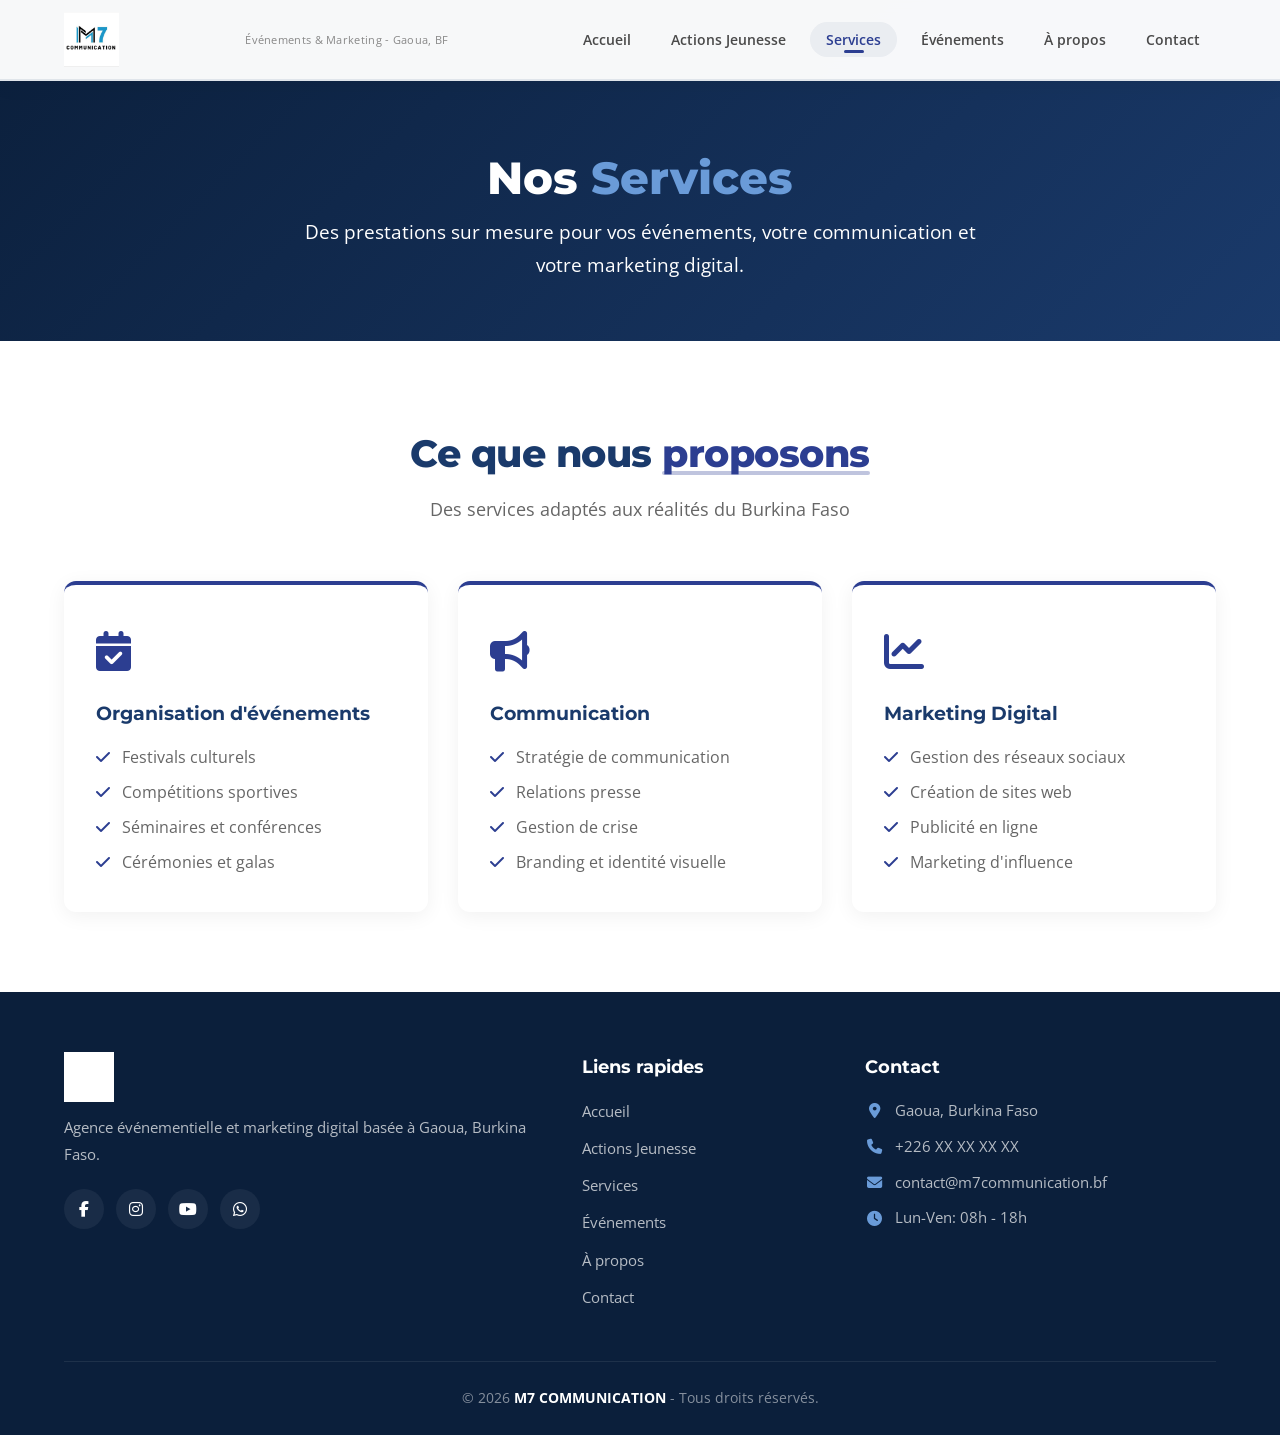
<file: pages/services.html>
<!DOCTYPE html>
<html lang="fr">
<head>
    <meta charset="UTF-8">
    <meta name="viewport" content="width=device-width, initial-scale=1.0, maximum-scale=1.0, user-scalable=yes">
    <title>Services - M7 COMMUNICATION | Gaoua, Burkina Faso</title>
    <link rel="stylesheet" href="https://cdnjs.cloudflare.com/ajax/libs/font-awesome/6.5.1/css/all.min.css">
    <link href="https://fonts.googleapis.com/css2?family=Montserrat:wght@400;600;700;800&family=Open+Sans:wght@400;600&display=swap" rel="stylesheet">
    <link rel="stylesheet" href="../css/style.css">
    <style>
        /* ========== ANIMATIONS ========== */
        @keyframes fadeInUp {
            from { opacity: 0; transform: translateY(40px); }
            to { opacity: 1; transform: translateY(0); }
        }
        @keyframes scaleIn {
            from { opacity: 0; transform: scale(0.85); }
            to { opacity: 1; transform: scale(1); }
        }
        .animate-fadeUp {
            opacity: 0;
            animation: fadeInUp 0.9s cubic-bezier(0.22, 1, 0.36, 1) forwards;
        }
        .animate-scale {
            opacity: 0;
            animation: scaleIn 0.9s cubic-bezier(0.22, 1, 0.36, 1) forwards;
        }
        .delay-1 { animation-delay: 0.1s; }
        .delay-2 { animation-delay: 0.2s; }
        .delay-3 { animation-delay: 0.3s; }

        /* ========== LOGO IMAGE ========== */
        .logo-img {
            height: 55px;
            width: auto;
            display: block;
            transition: transform 0.3s ease;
        }
        .logo-img:hover {
            transform: scale(1.05);
        }
        @media (max-width: 768px) {
            .logo-img { height: 42px; }
        }

        /* ========== MENU MOBILE ========== */
        .hamburger { display: none; cursor: pointer; padding: 10px; z-index: 9999; background: transparent; border: none; }
        .hamburger .bar { display: block; width: 28px; height: 3px; margin: 5px 0; background: #1A3A6B; border-radius: 4px; transition: 0.3s cubic-bezier(0.22, 1, 0.36, 1); }
        .hamburger.active .bar:nth-child(1) { transform: rotate(45deg) translate(5px, 5px); }
        .hamburger.active .bar:nth-child(2) { opacity: 0; transform: translateX(-10px); }
        .hamburger.active .bar:nth-child(3) { transform: rotate(-45deg) translate(5px, -5px); }
        @media (max-width: 768px) {
            .hamburger { display: block !important; }
            .nav-menu {
                position: fixed !important;
                top: 0 !important;
                right: -320px !important;
                width: 280px !important;
                max-width: 80% !important;
                height: auto !important;
                background: #FFFFFF !important;
                flex-direction: column !important;
                padding: 80px 25px 25px !important;
                transition: right 0.5s cubic-bezier(0.22, 1, 0.36, 1) !important;
                box-shadow: -5px 0 40px rgba(0,0,0,0.15) !important;
                z-index: 9998 !important;
                display: flex !important;
                border-radius: 0 0 0 16px !important;
                max-height: 420px !important;
                overflow-y: auto !important;
            }
            .nav-menu.active { right: 0 !important; }
            .nav-menu li { width: 100% !important; }
            .nav-menu li a { display: block !important; padding: 12px 16px !important; font-size: 1rem !important; font-weight: 600 !important; color: #333 !important; border-radius: 8px !important; border-left: 3px solid transparent !important; transition: 0.3s !important; }
            .nav-menu li a:hover, .nav-menu li a.active { color: #2C3E91 !important; background: #f0f4ff !important; border-left-color: #2C3E91 !important; }
            .nav-overlay { display: none; position: fixed; top: 0; left: 0; width: 100%; height: 100%; background: rgba(0,0,0,0.4); z-index: 9997; }
            .nav-overlay.active { display: block; }
            .services-grid { grid-template-columns: 1fr !important; gap: 20px !important; }
        }

        /* ========== AMÉLIORATIONS UI/UX ========== */
        .service-card {
            transition: transform 0.4s cubic-bezier(0.22, 1, 0.36, 1), box-shadow 0.4s ease;
        }
        .service-card:hover {
            transform: translateY(-8px) scale(1.01);
            box-shadow: 0 20px 50px rgba(26, 58, 107, 0.15);
        }

        .services-grid { display: grid; grid-template-columns: repeat(3, 1fr); gap: 30px; }
        .service-card { background: white; border-radius: 12px; padding: 32px; box-shadow: 0 4px 20px rgba(0,0,0,0.06); border-top: 4px solid #2C3E91; }
        .service-card .icon { font-size: 2.5rem; color: #2C3E91; margin-bottom: 12px; }
        .service-card h3 { color: #1A3A6B; font-size: 1.2rem; margin-bottom: 10px; }
        .service-card ul { color: #666; line-height: 2.2; padding-left: 0; list-style: none; }
        .service-card ul li i { color: #2C3E91; margin-right: 8px; }
    </style>
</head>
<body>
    <div class="nav-overlay" id="navOverlay"></div>

    <header class="header">
        <nav class="navbar">
            <div class="container nav-container">
                <a href="../index.html" class="logo">
                    <img src="../images/logo.jpg" alt="M7 COMMUNICATION" class="logo-img">
                </a>
                <span class="logo-slogan">Événements &amp; Marketing - Gaoua, BF</span>

                <ul class="nav-menu" id="navMenu">
                    <li><a href="../index.html">Accueil</a></li>
                    <li><a href="actions-jeunesse.html">Actions Jeunesse</a></li>
                    <li><a href="services.html" class="active">Services</a></li>
                    <li><a href="evenements.html">Événements</a></li>
                    <li><a href="apropos.html">À propos</a></li>
                    <li><a href="contact.html">Contact</a></li>
                </ul>

                <button class="hamburger" id="hamburgerBtn" aria-label="Menu">
                    <span class="bar"></span>
                    <span class="bar"></span>
                    <span class="bar"></span>
                </button>
            </div>
        </nav>
    </header>

    <main>
        <section style="padding:140px 0 60px;background:linear-gradient(135deg,#0B1F3B,#1A3A6B);color:white;text-align:center;">
            <div class="container">
                <h1 style="font-size:2.8rem;font-weight:800;" class="animate-fadeUp">Nos <span style="color:#6A9BD8;">Services</span></h1>
                <p style="font-size:1.2rem;opacity:0.9;max-width:700px;margin:0 auto;" class="animate-fadeUp delay-1">Des prestations sur mesure pour vos événements, votre communication et votre marketing digital.</p>
            </div>
        </section>

        <section class="section-padding">
            <div class="container">
                <div class="section-header animate-fadeUp">
                    <h2>Ce que nous <span class="highlight">proposons</span></h2>
                    <p class="section-subtitle">Des services adaptés aux réalités du Burkina Faso</p>
                </div>

                <div class="services-grid">
                    <div class="service-card animate-scale delay-1">
                        <div class="icon"><i class="fas fa-calendar-check"></i></div>
                        <h3>Organisation d'événements</h3>
                        <ul>
                            <li><i class="fas fa-check"></i> Festivals culturels</li>
                            <li><i class="fas fa-check"></i> Compétitions sportives</li>
                            <li><i class="fas fa-check"></i> Séminaires et conférences</li>
                            <li><i class="fas fa-check"></i> Cérémonies et galas</li>
                        </ul>
                    </div>

                    <div class="service-card animate-scale delay-2">
                        <div class="icon"><i class="fas fa-bullhorn"></i></div>
                        <h3>Communication</h3>
                        <ul>
                            <li><i class="fas fa-check"></i> Stratégie de communication</li>
                            <li><i class="fas fa-check"></i> Relations presse</li>
                            <li><i class="fas fa-check"></i> Gestion de crise</li>
                            <li><i class="fas fa-check"></i> Branding et identité visuelle</li>
                        </ul>
                    </div>

                    <div class="service-card animate-scale delay-3">
                        <div class="icon"><i class="fas fa-chart-line"></i></div>
                        <h3>Marketing Digital</h3>
                        <ul>
                            <li><i class="fas fa-check"></i> Gestion des réseaux sociaux</li>
                            <li><i class="fas fa-check"></i> Création de sites web</li>
                            <li><i class="fas fa-check"></i> Publicité en ligne</li>
                            <li><i class="fas fa-check"></i> Marketing d'influence</li>
                        </ul>
                    </div>
                </div>
            </div>
        </section>
    </main>

    <footer class="footer">
        <div class="container">
            <div class="footer-grid">
                <div class="footer-col">
                    <div class="footer-logo">
                        <img src="../images/logo.jpg" alt="M7 COMMUNICATION" style="height:50px;width:auto;filter:brightness(0) invert(1);">
                    </div>
                    <p class="footer-desc">Agence événementielle et marketing digital basée à Gaoua, Burkina Faso.</p>
                    <div class="footer-social">
                        <a href="#"><i class="fab fa-facebook-f"></i></a>
                        <a href="#"><i class="fab fa-instagram"></i></a>
                        <a href="#"><i class="fab fa-youtube"></i></a>
                        <a href="#"><i class="fab fa-whatsapp"></i></a>
                    </div>
                </div>
                <div class="footer-col">
                    <h4>Liens rapides</h4>
                    <ul>
                        <li><a href="../index.html">Accueil</a></li>
                        <li><a href="actions-jeunesse.html">Actions Jeunesse</a></li>
                         <li><a href="services.html">Services</a></li>
                        <li><a href="evenements.html">Événements</a></li>
                        <li><a href="apropos.html">À propos</a></li>
                        <li><a href="contact.html">Contact</a></li>
                    </ul>
                </div>
                <div class="footer-col">
                    <h4>Contact</h4>
                    <ul class="footer-contact">
                        <li><i class="fas fa-map-marker-alt"></i> Gaoua, Burkina Faso</li>
                        <li><i class="fas fa-phone"></i> +226 XX XX XX XX</li>
                        <li><i class="fas fa-envelope"></i> contact@m7communication.bf</li>
                        <li><i class="fas fa-clock"></i> Lun-Ven: 08h - 18h</li>
                    </ul>
                </div>
            </div>
            <div class="footer-bottom">
                <p>&copy; 2026 <strong>M7 COMMUNICATION</strong> - Tous droits réservés.</p>
            </div>
        </div>
    </footer>

    <script>
        (function() {
            function initMenu() {
                var hamburger = document.getElementById('hamburgerBtn');
                var navMenu = document.getElementById('navMenu');
                var overlay = document.getElementById('navOverlay');
                var navLinks = document.querySelectorAll('.nav-menu a');
                if (!hamburger || !navMenu) return;
                function closeMenu() {
                    hamburger.classList.remove('active');
                    navMenu.classList.remove('active');
                    if (overlay) overlay.classList.remove('active');
                    document.body.style.overflow = '';
                }
                function toggleMenu() {
                    if (navMenu.classList.contains('active')) {
                        closeMenu();
                    } else {
                        hamburger.classList.add('active');
                        navMenu.classList.add('active');
                        if (overlay) overlay.classList.add('active');
                        document.body.style.overflow = 'hidden';
                    }
                }
                hamburger.addEventListener('click', function(e) { e.stopPropagation(); toggleMenu(); });
                if (overlay) overlay.addEventListener('click', closeMenu);
                navLinks.forEach(function(link) { link.addEventListener('click', closeMenu); });
                document.addEventListener('keydown', function(e) { if (e.key === 'Escape') closeMenu(); });
            }
            if (document.readyState === 'loading') {
                document.addEventListener('DOMContentLoaded', initMenu);
            } else {
                initMenu();
            }
        })();
    </script>
</body>
</html>
</file>
<file: css/style.css>
/* ============================================================
   M7 COMMUNICATION - STYLE PRINCIPAL
   ============================================================ */

* {
    margin: 0;
    padding: 0;
    box-sizing: border-box;
}

:root {
    --bleu-roi: #1A3A6B;
    --bleu-clair: #2C3E91;
    --blanc: #FFFFFF;
    --gris-clair: #F5F7FA;
    --gris-texte: #4A4A4A;
    --ombre: 0 10px 30px rgba(26, 58, 107, 0.15);
    --border-radius: 12px;
}

html {
    scroll-behavior: smooth;
}

body {
    font-family: 'Open Sans', sans-serif;
    color: var(--gris-texte);
    background: var(--blanc);
    line-height: 1.7;
    overflow-x: hidden;
}

.container {
    max-width: 1200px;
    margin: 0 auto;
    padding: 0 24px;
}

a {
    text-decoration: none;
    color: inherit;
}

ul {
    list-style: none;
}

img {
    max-width: 100%;
    height: auto;
    display: block;
}

.section-padding {
    padding: 80px 0;
}

.section-header {
    text-align: center;
    margin-bottom: 56px;
}

.section-header h2 {
    font-family: 'Montserrat', sans-serif;
    font-size: 2.4rem;
    font-weight: 800;
    color: var(--bleu-roi);
    letter-spacing: -0.5px;
}

.section-header .highlight {
    color: var(--bleu-clair);
    position: relative;
}

.section-header .highlight::after {
    content: '';
    position: absolute;
    bottom: 2px;
    left: 0;
    width: 100%;
    height: 4px;
    background: var(--bleu-clair);
    opacity: 0.3;
    border-radius: 4px;
}

.section-subtitle {
    font-size: 1.1rem;
    color: #666;
    margin-top: 8px;
}

h1, h2, h3, h4 {
    font-family: 'Montserrat', sans-serif;
    font-weight: 700;
}

.highlight {
    color: var(--bleu-clair);
}

/* ---------- BOUTONS ---------- */
.btn {
    display: inline-flex;
    align-items: center;
    gap: 10px;
    padding: 14px 32px;
    border-radius: 50px;
    font-family: 'Montserrat', sans-serif;
    font-weight: 600;
    font-size: 0.95rem;
    transition: 0.3s ease;
    border: none;
    cursor: pointer;
    text-align: center;
}

.btn-primary {
    background: var(--bleu-roi);
    color: var(--blanc);
    box-shadow: 0 4px 15px rgba(26, 58, 107, 0.3);
}

.btn-primary:hover {
    background: var(--bleu-clair);
    transform: translateY(-3px);
    box-shadow: 0 8px 25px rgba(26, 58, 107, 0.4);
}

.btn-secondary {
    background: transparent;
    color: var(--blanc);
    border: 2px solid var(--blanc);
}

.btn-secondary:hover {
    background: var(--blanc);
    color: var(--bleu-roi);
    transform: translateY(-3px);
}

.btn-outline {
    background: transparent;
    color: var(--bleu-roi);
    border: 2px solid var(--bleu-roi);
    padding: 10px 24px;
    font-size: 0.85rem;
}

.btn-outline:hover {
    background: var(--bleu-roi);
    color: var(--blanc);
}

.btn-lg {
    padding: 18px 44px;
    font-size: 1.1rem;
}

/* ============================================================
   HEADER
   ============================================================ */
.header {
    position: fixed;
    top: 0;
    left: 0;
    width: 100%;
    z-index: 9999;
    background: rgba(255, 255, 255, 0.97);
    backdrop-filter: blur(10px);
    box-shadow: 0 2px 20px rgba(0, 0, 0, 0.08);
    border-bottom: 2px solid rgba(26, 58, 107, 0.1);
}

.navbar {
    padding: 12px 0;
}

.nav-container {
    display: flex;
    align-items: center;
    justify-content: space-between;
    flex-wrap: wrap;
}

.logo {
    display: flex;
    align-items: baseline;
    font-family: 'Montserrat', sans-serif;
    font-weight: 800;
    font-size: 1.6rem;
    color: var(--bleu-roi);
}

.logo-m {
    font-size: 2.2rem;
    color: var(--bleu-clair);
}

.logo-7 {
    font-size: 2.2rem;
    color: var(--bleu-roi);
    margin-right: 2px;
}

.logo-text {
    font-size: 1.1rem;
    font-weight: 600;
    letter-spacing: 0.5px;
    margin-left: 4px;
}

.logo-slogan {
    font-size: 0.7rem;
    color: #888;
    font-weight: 400;
    letter-spacing: 0.3px;
    margin-left: 8px;
}

/* Menu Desktop */
.nav-menu {
    display: flex;
    align-items: center;
    gap: 8px;
}

.nav-menu li a {
    padding: 8px 16px;
    border-radius: 30px;
    font-size: 0.9rem;
    font-weight: 600;
    color: var(--gris-texte);
    transition: 0.3s ease;
    position: relative;
}

.nav-menu li a:hover,
.nav-menu li a.active {
    color: var(--bleu-clair);
    background: rgba(26, 58, 107, 0.06);
}

.nav-menu li a.active::after {
    content: '';
    position: absolute;
    bottom: 4px;
    left: 50%;
    transform: translateX(-50%);
    width: 20px;
    height: 3px;
    background: var(--bleu-clair);
    border-radius: 4px;
}

/* ============================================================
   HERO
   ============================================================ */
.hero {
    position: relative;
    min-height: 100vh;
    display: flex;
    align-items: center;
    background: linear-gradient(135deg, #0B1F3B 0%, var(--bleu-roi) 50%, var(--bleu-clair) 100%);
    padding: 120px 0 80px;
    overflow: hidden;
}

.hero-overlay {
    position: absolute;
    inset: 0;
    background: radial-gradient(circle at 20% 50%, rgba(255,255,255,0.05) 0%, transparent 50%),
                 radial-gradient(circle at 80% 80%, rgba(255,255,255,0.03) 0%, transparent 40%);
    pointer-events: none;
}

.hero-content {
    position: relative;
    z-index: 2;
    width: 100%;
    display: grid;
    grid-template-columns: 1fr 1fr;
    gap: 60px;
    align-items: center;
}

.hero-text {
    color: var(--blanc);
}

.hero-title {
    font-size: 3.8rem;
    font-weight: 800;
    line-height: 1.1;
    margin-bottom: 16px;
}

.hero-title .highlight {
    color: #6A9BD8;
    text-shadow: 0 0 30px rgba(106, 155, 216, 0.3);
}

.hero-subtitle {
    font-size: 1.4rem;
    font-weight: 400;
    opacity: 0.9;
    margin-bottom: 8px;
}

.hero-location {
    display: inline-flex;
    align-items: center;
    gap: 8px;
    font-weight: 600;
    color: #8BB5E8;
}

.hero-desc {
    font-size: 1.1rem;
    opacity: 0.8;
    margin: 16px 0 32px;
    line-height: 1.8;
}

.hero-buttons {
    display: flex;
    flex-wrap: wrap;
    gap: 16px;
}

.hero-stats {
    display: grid;
    grid-template-columns: 1fr 1fr 1fr;
    gap: 24px;
}

.stat-item {
    background: rgba(255, 255, 255, 0.08);
    backdrop-filter: blur(8px);
    border: 1px solid rgba(255, 255, 255, 0.12);
    border-radius: var(--border-radius);
    padding: 28px 20px;
    text-align: center;
    color: var(--blanc);
    transition: 0.3s ease;
}

.stat-item:hover {
    transform: translateY(-5px);
    background: rgba(255, 255, 255, 0.15);
}

.stat-item i {
    font-size: 2.2rem;
    color: #8BB5E8;
    margin-bottom: 8px;
}

.stat-number {
    display: block;
    font-family: 'Montserrat', sans-serif;
    font-size: 2.2rem;
    font-weight: 800;
}

.stat-label {
    font-size: 0.85rem;
    opacity: 0.8;
}

/* ============================================================
   ÉVÉNEMENTS
   ============================================================ */
.events-highlight {
    background: var(--gris-clair);
}

.events-grid {
    display: grid;
    grid-template-columns: 1fr 1fr;
    gap: 40px;
}

.event-card {
    background: var(--blanc);
    border-radius: var(--border-radius);
    overflow: hidden;
    box-shadow: var(--ombre);
    transition: 0.3s ease;
}

.event-card:hover {
    transform: translateY(-8px);
    box-shadow: 0 20px 40px rgba(26, 58, 107, 0.2);
}

.event-image {
    position: relative;
    height: 220px;
    overflow: hidden;
}

.event-image img {
    width: 100%;
    height: 100%;
    object-fit: cover;
    transition: 0.3s ease;
}

.event-card:hover .event-image img {
    transform: scale(1.05);
}

.event-badge {
    position: absolute;
    top: 16px;
    right: 16px;
    background: var(--bleu-roi);
    color: var(--blanc);
    padding: 4px 16px;
    border-radius: 30px;
    font-size: 0.75rem;
    font-weight: 600;
    text-transform: uppercase;
    letter-spacing: 0.5px;
}

.event-content {
    padding: 24px 28px 28px;
}

.event-content h3 {
    font-size: 1.3rem;
    color: var(--bleu-roi);
    margin-bottom: 10px;
}

.event-content h3 i {
    color: var(--bleu-clair);
    margin-right: 8px;
}

.event-content p {
    color: #666;
    font-size: 0.95rem;
    margin-bottom: 16px;
}

.event-features {
    display: flex;
    flex-wrap: wrap;
    gap: 12px 20px;
    margin-bottom: 20px;
}

.event-features li {
    display: flex;
    align-items: center;
    gap: 6px;
    font-size: 0.85rem;
    color: #555;
}

.event-features li i {
    color: var(--bleu-clair);
    font-size: 0.9rem;
}

/* ============================================================
   ACTIONS JEUNESSE (Accueil)
   ============================================================ */
.youth-actions {
    background: var(--blanc);
}

.actions-grid {
    display: grid;
    grid-template-columns: repeat(4, 1fr);
    gap: 30px;
}

.action-card {
    background: var(--gris-clair);
    padding: 32px 24px;
    border-radius: var(--border-radius);
    text-align: center;
    transition: 0.3s ease;
    border: 2px solid transparent;
}

.action-card:hover {
    border-color: var(--bleu-clair);
    transform: translateY(-6px);
    box-shadow: var(--ombre);
}

.action-icon {
    width: 72px;
    height: 72px;
    background: rgba(26, 58, 107, 0.08);
    border-radius: 50%;
    display: flex;
    align-items: center;
    justify-content: center;
    margin: 0 auto 16px;
    font-size: 2rem;
    color: var(--bleu-clair);
    transition: 0.3s ease;
}

.action-card:hover .action-icon {
    background: var(--bleu-roi);
    color: var(--blanc);
}

.action-card h3 {
    font-size: 1.1rem;
    color: var(--bleu-roi);
    margin-bottom: 10px;
}

.action-card p {
    font-size: 0.95rem;
    color: #666;
}

/* ============================================================
   TÉMOIGNAGES
   ============================================================ */
.testimonials {
    background: var(--gris-clair);
}

.testimonials-grid {
    display: grid;
    grid-template-columns: repeat(3, 1fr);
    gap: 30px;
}

.testimonial-card {
    background: var(--blanc);
    padding: 28px;
    border-radius: var(--border-radius);
    box-shadow: var(--ombre);
    transition: 0.3s ease;
}

.testimonial-card:hover {
    transform: translateY(-4px);
}

.testimonial-content {
    position: relative;
    padding: 0 0 20px;
}

.testimonial-content i {
    color: var(--bleu-clair);
    font-size: 1.8rem;
    opacity: 0.3;
    margin-bottom: 8px;
}

.testimonial-content p {
    font-size: 0.95rem;
    font-style: italic;
    color: #555;
    line-height: 1.7;
}

.testimonial-author {
    display: flex;
    align-items: center;
    gap: 14px;
    padding-top: 16px;
    border-top: 1px solid #eee;
}

.testimonial-author img {
    width: 50px;
    height: 50px;
    border-radius: 50%;
    object-fit: cover;
    border: 2px solid var(--bleu-clair);
}

.testimonial-author h4 {
    font-size: 1rem;
    color: var(--bleu-roi);
}

.testimonial-author span {
    font-size: 0.85rem;
    color: #888;
}

/* ============================================================
   CTA
   ============================================================ */
.cta-section {
    background: linear-gradient(135deg, var(--bleu-roi), var(--bleu-clair));
    padding: 80px 0;
    text-align: center;
    color: var(--blanc);
}

.cta-content h2 {
    font-size: 2.4rem;
    font-weight: 800;
    margin-bottom: 12px;
}

.cta-content p {
    font-size: 1.1rem;
    opacity: 0.9;
    max-width: 600px;
    margin: 0 auto 32px;
}

.cta-content .btn-primary {
    background: var(--blanc);
    color: var(--bleu-roi);
    box-shadow: 0 4px 20px rgba(0, 0, 0, 0.2);
}

.cta-content .btn-primary:hover {
    background: var(--gris-clair);
    transform: translateY(-3px);
}

/* ============================================================
   FOOTER
   ============================================================ */
.footer {
    background: #0B1F3B;
    color: rgba(255, 255, 255, 0.8);
    padding: 60px 0 24px;
}

.footer-grid {
    display: grid;
    grid-template-columns: 2fr 1fr 1.5fr;
    gap: 50px;
    padding-bottom: 40px;
    border-bottom: 1px solid rgba(255, 255, 255, 0.08);
}

.footer-logo {
    display: flex;
    align-items: baseline;
    font-family: 'Montserrat', sans-serif;
    font-weight: 800;
    font-size: 1.6rem;
    color: var(--blanc);
    margin-bottom: 12px;
}

.footer-logo .logo-m {
    color: #6A9BD8;
}

.footer-logo .logo-7 {
    color: var(--blanc);
}

.footer-logo .logo-text {
    color: var(--blanc);
    font-size: 1rem;
}

.footer-desc {
    font-size: 0.95rem;
    line-height: 1.8;
    margin-bottom: 20px;
    color: rgba(255, 255, 255, 0.7);
}

.footer-social {
    display: flex;
    gap: 12px;
}

.footer-social a {
    display: inline-flex;
    align-items: center;
    justify-content: center;
    width: 40px;
    height: 40px;
    background: rgba(255, 255, 255, 0.06);
    border-radius: 50%;
    color: var(--blanc);
    transition: 0.3s ease;
    font-size: 1rem;
}

.footer-social a:hover {
    background: var(--bleu-clair);
    transform: translateY(-3px);
}

.footer-col h4 {
    color: var(--blanc);
    font-size: 1.1rem;
    margin-bottom: 16px;
    font-weight: 700;
}

.footer-col ul li {
    margin-bottom: 10px;
}

.footer-col ul li a {
    color: rgba(255, 255, 255, 0.7);
    transition: 0.3s ease;
    font-size: 0.95rem;
}

.footer-col ul li a:hover {
    color: #6A9BD8;
    padding-left: 4px;
}

.footer-contact li {
    display: flex;
    align-items: center;
    gap: 12px;
    color: rgba(255, 255, 255, 0.7);
    font-size: 0.95rem;
    margin-bottom: 12px;
}

.footer-contact li i {
    color: #6A9BD8;
    width: 18px;
    text-align: center;
}

.footer-bottom {
    padding-top: 24px;
    text-align: center;
    font-size: 0.9rem;
    color: rgba(255, 255, 255, 0.5);
}

.footer-bottom strong {
    color: var(--blanc);
}

/* ============================================================
   RESPONSIVE INTÉGRÉ (complément)
   ============================================================ */
@media (max-width: 1024px) {
    .hero-title { font-size: 3rem; }
    .hero-stats { grid-template-columns: 1fr 1fr; }
    .actions-grid { grid-template-columns: 1fr 1fr; }
    .testimonials-grid { grid-template-columns: 1fr 1fr; }
}

@media (max-width: 992px) {
    .hero-content { grid-template-columns: 1fr; text-align: center; gap: 40px; }
    .hero-buttons { justify-content: center; }
    .hero-location { justify-content: center; }
    .events-grid { grid-template-columns: 1fr 1fr; }
    .footer-grid { grid-template-columns: 1fr 1fr; gap: 40px; }
}

@media (max-width: 768px) {
    .hero { min-height: auto; padding: 100px 0 50px; }
    .hero-title { font-size: 2.2rem; }
    .hero-subtitle { font-size: 1rem; }
    .hero-desc { font-size: 0.95rem; }
    .hero-content { grid-template-columns: 1fr; gap: 30px; text-align: center; }
    .hero-stats { grid-template-columns: 1fr 1fr 1fr; gap: 10px; }
    .stat-item { padding: 14px 10px; }
    .stat-number { font-size: 1.5rem; }
    .stat-label { font-size: 0.7rem; }
    .hero-buttons { justify-content: center; flex-direction: column; align-items: center; }
    .hero-buttons .btn { width: 100%; justify-content: center; }
    
    .section-padding { padding: 50px 0; }
    .section-header h2 { font-size: 1.6rem; }
    .section-subtitle { font-size: 0.9rem; }
    
    .events-grid { grid-template-columns: 1fr; gap: 24px; }
    .event-image { height: 180px; }
    .event-content { padding: 20px; }
    .event-content h3 { font-size: 1.1rem; }
    
    .actions-grid { grid-template-columns: 1fr 1fr; gap: 16px; }
    .action-card { padding: 20px 16px; }
    .action-icon { width: 56px; height: 56px; font-size: 1.5rem; }
    .action-card h3 { font-size: 1rem; }
    .action-card p { font-size: 0.85rem; }
    
    .testimonials-grid { grid-template-columns: 1fr; gap: 20px; }
    .testimonial-card { padding: 20px; }
    
    .cta-section { padding: 50px 0; }
    .cta-content h2 { font-size: 1.6rem; }
    .cta-content p { font-size: 0.95rem; }
    .btn-lg { padding: 14px 28px; font-size: 0.95rem; }
    
    .footer-grid { grid-template-columns: 1fr; gap: 30px; padding-bottom: 30px; }
    .footer { padding: 40px 0 20px; }
    .footer-logo { font-size: 1.3rem; }
    .footer-desc { font-size: 0.9rem; }
    .footer-col h4 { font-size: 1rem; }
    
    .logo-slogan { display: none; }
    .logo { font-size: 1.2rem; }
    .logo-m, .logo-7 { font-size: 1.8rem; }
    .logo-text { font-size: 0.9rem; }
}

@media (max-width: 480px) {
    .container { padding: 0 16px; }
    .hero-title { font-size: 1.8rem; }
    .hero-stats { grid-template-columns: 1fr 1fr; }
    .actions-grid { grid-template-columns: 1fr; }
    .stat-item { padding: 12px 8px; }
    .stat-number { font-size: 1.3rem; }
    .btn { padding: 12px 20px; font-size: 0.85rem; }
    .footer-social a { width: 36px; height: 36px; font-size: 0.85rem; }
}
</file>
